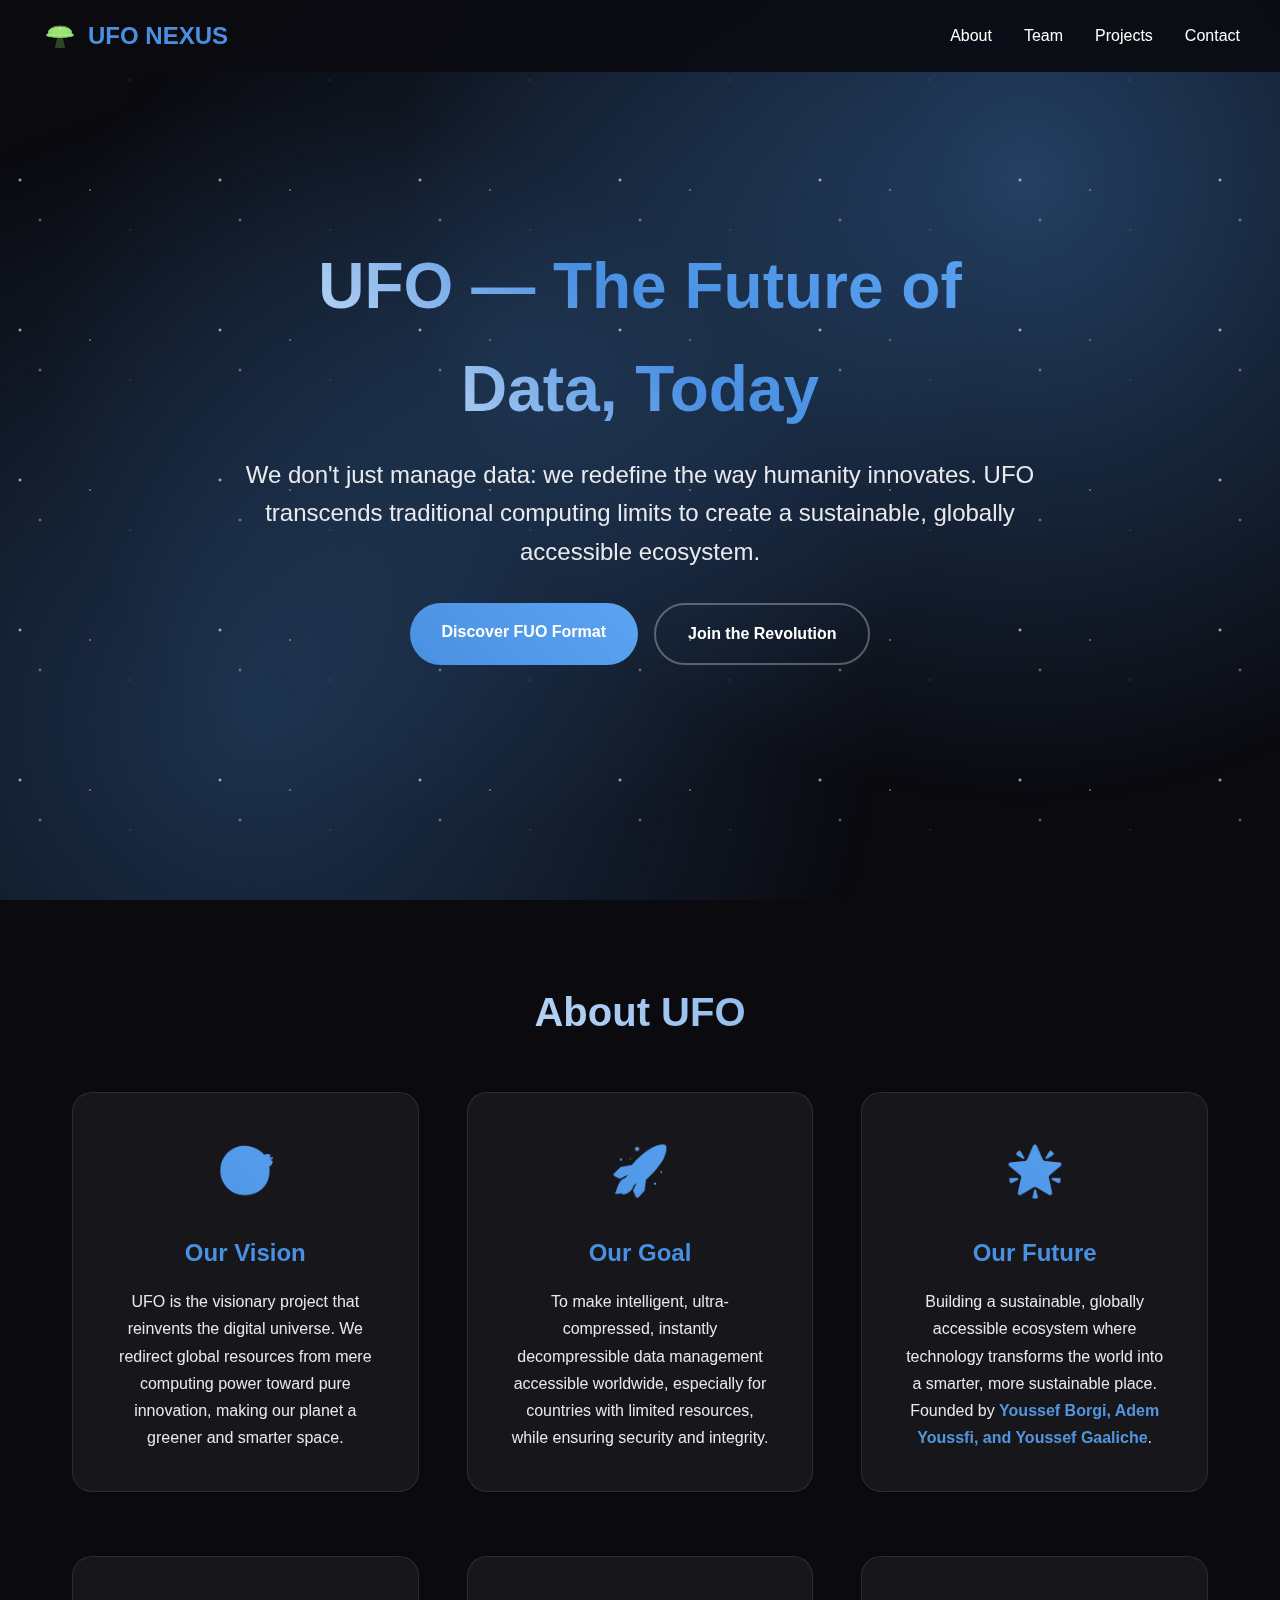
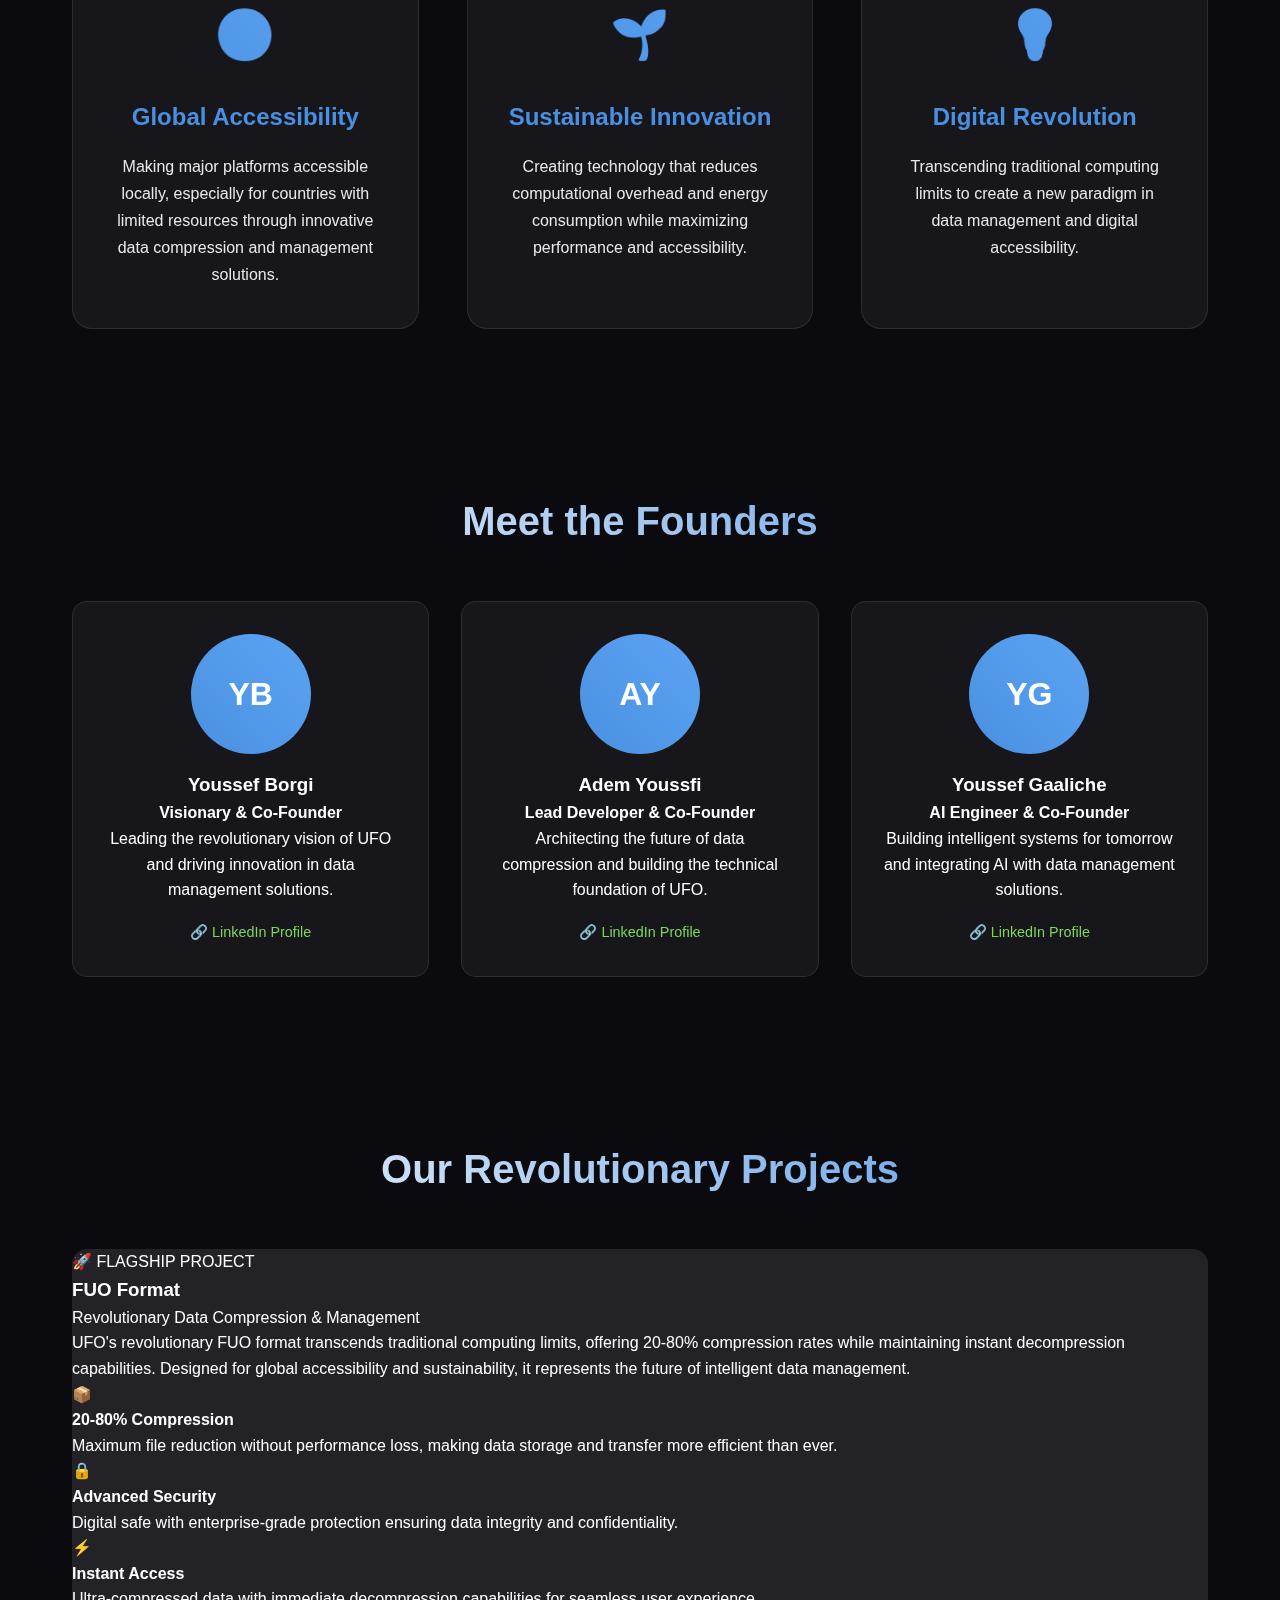
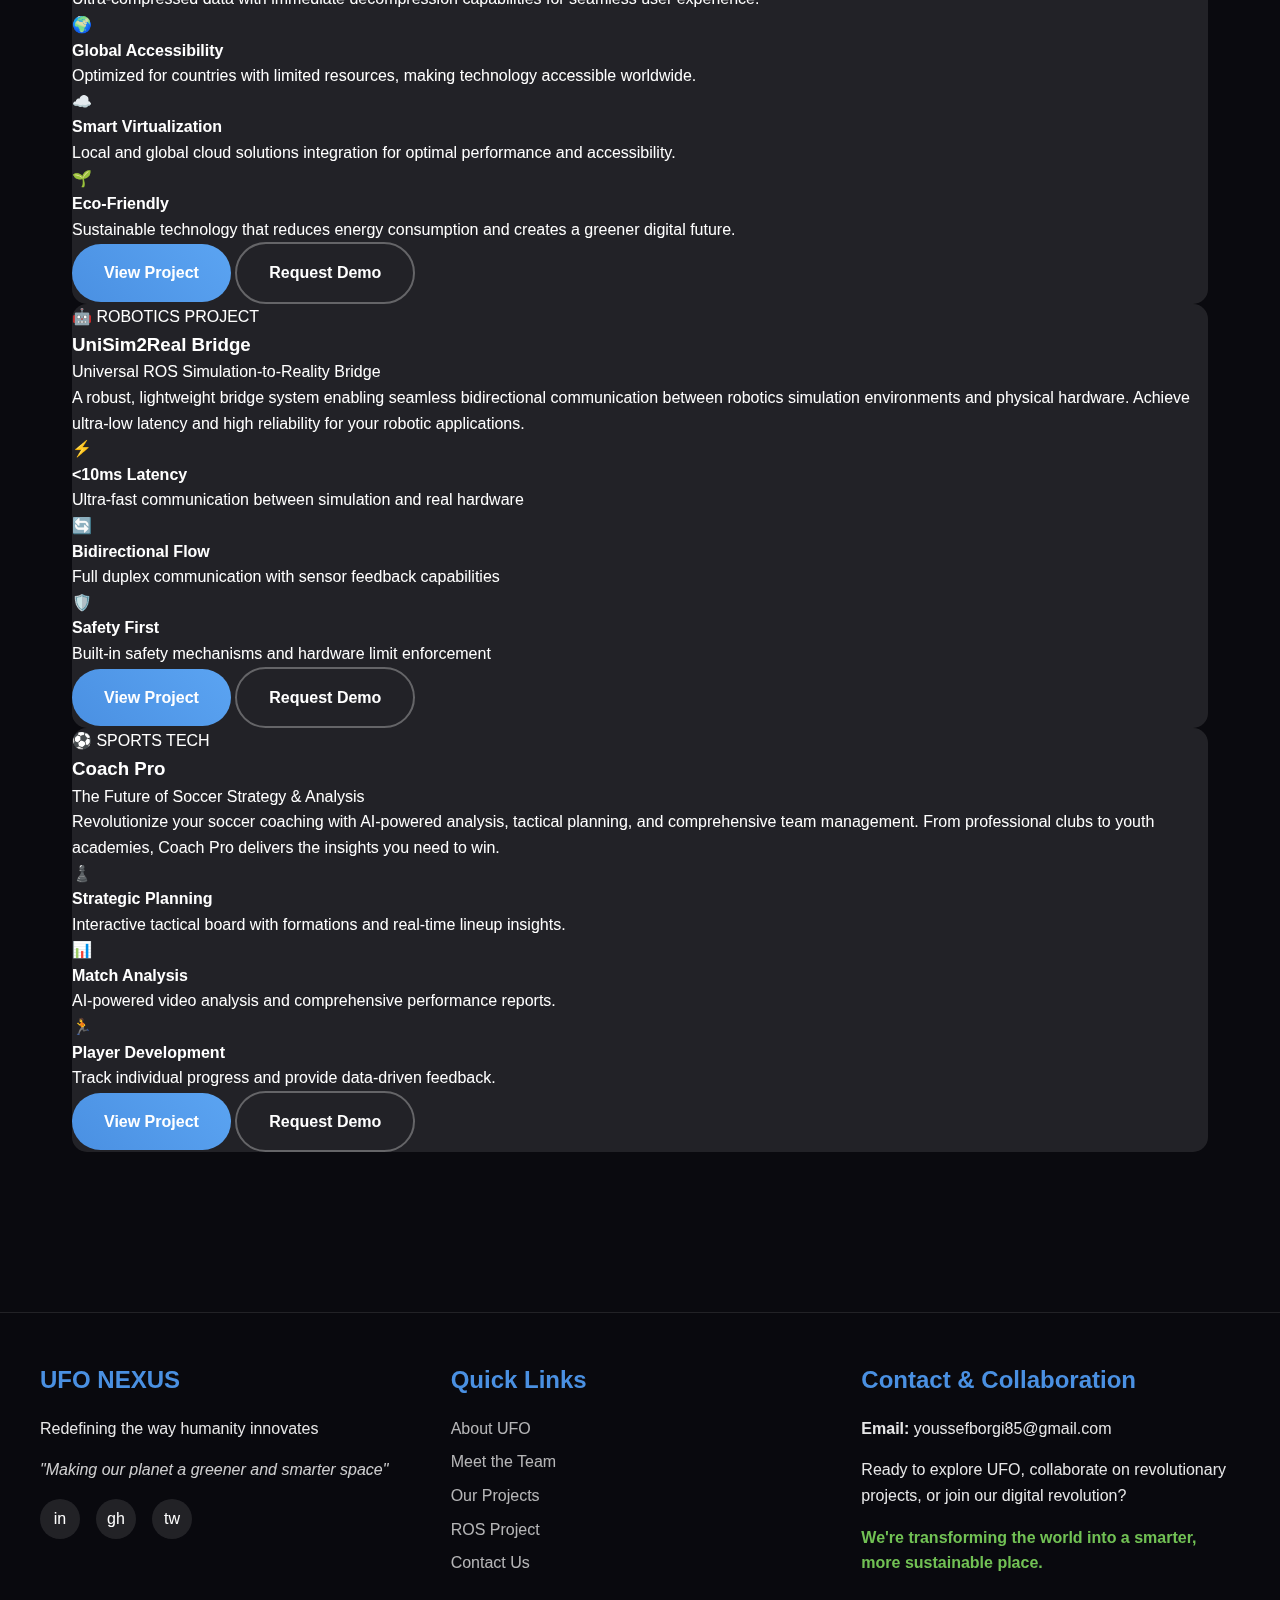
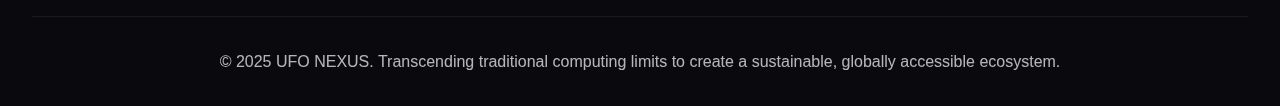
<file: index.html>
<!DOCTYPE html>
<html lang="en">
<head>
    <meta charset="UTF-8">
    <meta name="viewport" content="width=device-width, initial-scale=1.0">
    <title>UFO Solution - Exploring the Unknown in AI, Data & Security</title>
    <link rel="stylesheet" href="style.css">
</head>
<body>
    <div class="bg-animation"></div>

    <!-- Navigation -->
    <nav>
        <div class="nav-container">
            <div class="logo">
                <svg class="logo-icon" viewBox="0 0 200 200" fill="none" xmlns="http://www.w3.org/2000/svg">
                    <!-- UFO Dome -->
                    <ellipse cx="100" cy="80" rx="60" ry="25" fill="#7dd55c"/>
                    <ellipse cx="100" cy="75" rx="55" ry="22" fill="#9ee378"/>
                    <ellipse cx="100" cy="70" rx="50" ry="20" fill="none" stroke="#7dd55c" stroke-width="3"/>
                    
                    <!-- UFO Base -->
                    <ellipse cx="100" cy="95" rx="70" ry="15" fill="#7dd55c"/>
                    <ellipse cx="100" cy="92" rx="65" ry="12" fill="#9ee378"/>
                    
                    <!-- UFO Lights -->
                    <circle cx="70" cy="95" r="3" fill="#ffffff"/>
                    <circle cx="100" cy="95" r="3" fill="#ffffff"/>
                    <circle cx="130" cy="95" r="3" fill="#ffffff"/>
                    
                    <!-- Light Beam -->
                    <path d="M 85 110 L 115 110 L 125 160 L 75 160 Z" fill="#7dd55c" opacity="0.3"/>
                    
                    <!-- Top Light -->
                    <circle cx="100" cy="60" r="4" fill="#ffffff"/>
                </svg>
                UFO NEXUS
            </div>
            <ul class="nav-links">
                <li><a href="#about">About</a></li>
                <li><a href="#team">Team</a></li>
                <li><a href="#projects">Projects</a></li>
                <li><a href="#contact">Contact</a></li>
            </ul>
        </div>
    </nav>

    <!-- Hero Section -->
    <section class="hero">
        <div class="hero-content">
            <h1>UFO — The Future of Data, Today</h1>
            <h2>We don't just manage data: we redefine the way humanity innovates. UFO transcends traditional computing limits to create a sustainable, globally accessible ecosystem.</h2>
            <div class="cta-buttons">
                <a href="#projects" class="btn btn-primary">Discover FUO Format</a>
                <a href="#contact" class="btn btn-secondary">Join the Revolution</a>
            </div>
        </div>
    </section>

    <!-- About Section -->
    <section id="about">
        <h2 class="section-title">About UFO</h2>
        <div class="about-grid">
            <div class="about-item">
                <div class="about-icon">🎯</div>
                <h3>Our Vision</h3>
                <p>UFO is the visionary project that reinvents the digital universe. We redirect global resources from mere computing power toward pure innovation, making our planet a greener and smarter space.</p>
            </div>
            
            <div class="about-item">
                <div class="about-icon">🚀</div>
                <h3>Our Goal</h3>
                <p>To make intelligent, ultra-compressed, instantly decompressible data management accessible worldwide, especially for countries with limited resources, while ensuring security and integrity.</p>
            </div>
            
            <div class="about-item">
                <div class="about-icon">🌟</div>
                <h3>Our Future</h3>
                <p>Building a sustainable, globally accessible ecosystem where technology transforms the world into a smarter, more sustainable place. Founded by <span class="founders-highlight">Youssef Borgi, Adem Youssfi, and Youssef Gaaliche</span>.</p>
            </div>
        </div>

        <div class="about-grid" style="margin-top: 4rem;">
            <div class="about-item">
                <div class="about-icon">🌍</div>
                <h3>Global Accessibility</h3>
                <p>Making major platforms accessible locally, especially for countries with limited resources through innovative data compression and management solutions.</p>
            </div>
            
            <div class="about-item">
                <div class="about-icon">🌱</div>
                <h3>Sustainable Innovation</h3>
                <p>Creating technology that reduces computational overhead and energy consumption while maximizing performance and accessibility.</p>
            </div>
            
            <div class="about-item">
                <div class="about-icon">💡</div>
                <h3>Digital Revolution</h3>
                <p>Transcending traditional computing limits to create a new paradigm in data management and digital accessibility.</p>
            </div>
        </div>
    </section>

    <!-- Team Section -->
    <section id="team">
        <h2 class="section-title">Meet the Founders</h2>
        <div class="founders-grid">
            <div class="founder">
                <div class="founder-avatar">YB</div>
                <h3>Youssef Borgi</h3>
                <p><strong>Visionary & Co‑Founder</strong></p>
                <p>Leading the revolutionary vision of UFO and driving innovation in data management solutions.</p>
                <a href="https://www.linkedin.com/in/borgi-youssef-a0745634a" target="_blank" class="founder-link">
                    <span style="font-size: 0.9rem; color: #7dd55c;">🔗 LinkedIn Profile</span>
                </a>
            </div>
            <div class="founder">
                <div class="founder-avatar">AY</div>
                <h3>Adem Youssfi</h3>
                <p><strong>Lead Developer & Co‑Founder</strong></p>
                <p>Architecting the future of data compression and building the technical foundation of UFO.</p>
                <a href="https://www.linkedin.com/in/adem-youssfi-2289672a4" target="_blank" class="founder-link">
                    <span style="font-size: 0.9rem; color: #7dd55c;">🔗 LinkedIn Profile</span>
                </a>
            </div>
            <div class="founder">
                <div class="founder-avatar">YG</div>
                <h3>Youssef Gaaliche</h3>
                <p><strong>AI Engineer & Co‑Founder</strong></p>
                <p>Building intelligent systems for tomorrow and integrating AI with data management solutions.</p>
                <a href="https://www.linkedin.com/in/gaaliche-youssef-184349182" target="_blank" class="founder-link">
                    <span style="font-size: 0.9rem; color: #7dd55c;">🔗 LinkedIn Profile</span>
                </a>
            </div>
        </div>
    </section>

    <!-- Projects Section -->
    <section id="projects">
        <h2 class="section-title">Our Revolutionary Projects</h2>
        
        <!-- FUO Project -->
        <div class="project">
            <div class="project-header">
                <span class="project-badge">🚀 FLAGSHIP PROJECT</span>
                <h3 class="project-title">FUO Format</h3>
                <p class="project-subtitle">Revolutionary Data Compression & Management</p>
            </div>
            
            <div class="project-description">
                <p>UFO's revolutionary FUO format transcends traditional computing limits, offering 20-80% compression rates while maintaining instant decompression capabilities. Designed for global accessibility and sustainability, it represents the future of intelligent data management.</p>
            </div>
            
            <div class="features-grid">
                <div class="feature">
                    <div class="feature-icon">📦</div>
                    <h4>20-80% Compression</h4>
                    <p>Maximum file reduction without performance loss, making data storage and transfer more efficient than ever.</p>
                </div>
                <div class="feature">
                    <div class="feature-icon">🔒</div>
                    <h4>Advanced Security</h4>
                    <p>Digital safe with enterprise-grade protection ensuring data integrity and confidentiality.</p>
                </div>
                <div class="feature">
                    <div class="feature-icon">⚡</div>
                    <h4>Instant Access</h4>
                    <p>Ultra-compressed data with immediate decompression capabilities for seamless user experience.</p>
                </div>
                <div class="feature">
                    <div class="feature-icon">🌍</div>
                    <h4>Global Accessibility</h4>
                    <p>Optimized for countries with limited resources, making technology accessible worldwide.</p>
                </div>
                <div class="feature">
                    <div class="feature-icon">☁️</div>
                    <h4>Smart Virtualization</h4>
                    <p>Local and global cloud solutions integration for optimal performance and accessibility.</p>
                </div>
                <div class="feature">
                    <div class="feature-icon">🌱</div>
                    <h4>Eco-Friendly</h4>
                    <p>Sustainable technology that reduces energy consumption and creates a greener digital future.</p>
                </div>
            </div>

            <div class="project-actions">
                <a href="ProjectSection/fuo.html" class="btn btn-primary">View Project</a>
                <a href="#contact" class="btn btn-secondary">Request Demo</a>
            </div>
        </div>

        <!-- ROS Project -->
        <div class="project">
            <div class="project-header">
                <span class="project-badge">🤖 ROBOTICS PROJECT</span>
                <h3 class="project-title">UniSim2Real Bridge</h3>
                <p class="project-subtitle">Universal ROS Simulation-to-Reality Bridge</p>
            </div>
            
            <div class="project-description">
                <p>A robust, lightweight bridge system enabling seamless bidirectional communication between robotics simulation environments and physical hardware. Achieve ultra-low latency and high reliability for your robotic applications.</p>
            </div>
            
            <div class="features-grid">
                <div class="feature">
                    <div class="feature-icon">⚡</div>
                    <h4>&lt;10ms Latency</h4>
                    <p>Ultra-fast communication between simulation and real hardware</p>
                </div>
                <div class="feature">
                    <div class="feature-icon">🔄</div>
                    <h4>Bidirectional Flow</h4>
                    <p>Full duplex communication with sensor feedback capabilities</p>
                </div>
                <div class="feature">
                    <div class="feature-icon">🛡️</div>
                    <h4>Safety First</h4>
                    <p>Built-in safety mechanisms and hardware limit enforcement</p>
                </div>
            </div>

            <div class="project-actions">
                <a href="ProjectSection/ros.html" class="btn btn-primary">View Project</a>
                <a href="#contact" class="btn btn-secondary">Request Demo</a>
            </div>
        </div>

        <!-- Coach Pro Project -->
        <div class="project">
            <div class="project-header">
                <span class="project-badge">⚽ SPORTS TECH</span>
                <h3 class="project-title">Coach Pro</h3>
                <p class="project-subtitle">The Future of Soccer Strategy & Analysis</p>
            </div>
            
            <div class="project-description">
                <p>Revolutionize your soccer coaching with AI-powered analysis, tactical planning, and comprehensive team management. From professional clubs to youth academies, Coach Pro delivers the insights you need to win.</p>
            </div>
            
            <div class="features-grid">
                <div class="feature">
                    <div class="feature-icon">♟️</div>
                    <h4>Strategic Planning</h4>
                    <p>Interactive tactical board with formations and real-time lineup insights.</p>
                </div>
                <div class="feature">
                    <div class="feature-icon">📊</div>
                    <h4>Match Analysis</h4>
                    <p>AI-powered video analysis and comprehensive performance reports.</p>
                </div>
                <div class="feature">
                    <div class="feature-icon">🏃</div>
                    <h4>Player Development</h4>
                    <p>Track individual progress and provide data-driven feedback.</p>
                </div>
            </div>

            <div class="project-actions">
                <a href="ProjectSection/coach.html" class="btn btn-primary">View Project</a>
                <a href="#contact" class="btn btn-secondary">Request Demo</a>
            </div>
        </div>

        </section>

    <!-- Footer/Contact -->
    <footer id="contact">
        <div class="footer-content">
            <div class="footer-section">
                <h3>UFO NEXUS</h3>
                <p>Redefining the way humanity innovates</p>
                <p style="margin-top: 1rem; font-style: italic; opacity: 0.8;">"Making our planet a greener and smarter space"</p>
                <div class="social-links">
                    <a href="https://www.linkedin.com/company/ufo-solution" target="_blank" title="LinkedIn">in</a>
                    <a href="https://github.com/Ad2m1109" target="_blank" title="GitHub">gh</a>
                    <a href="#" title="Twitter">tw</a>
                </div>
            </div>
            
            <div class="footer-section">
                <h3>Quick Links</h3>
                <ul class="footer-links">
                    <li><a href="#about">About UFO</a></li>
                    <li><a href="#team">Meet the Team</a></li>
                    <li><a href="#projects">Our Projects</a></li>
                    <li><a href="ProjectSection/ros.html">ROS Project</a></li>
                    <li><a href="#contact">Contact Us</a></li>
                </ul>
            </div>
            
            <div class="footer-section">
                <h3>Contact & Collaboration</h3>
                <p><strong>Email:</strong> youssefborgi85@gmail.com</p>
                <p style="margin-top: 1rem;">Ready to explore UFO, collaborate on revolutionary projects, or join our digital revolution?</p>
                <p style="margin-top: 1rem; color: #7dd55c; font-weight: 600;">We're transforming the world into a smarter, more sustainable place.</p>
            </div>
        </div>
        
        <div class="footer-bottom">
            <p>&copy; 2025 UFO NEXUS. Transcending traditional computing limits to create a sustainable, globally accessible ecosystem.</p>
        </div>
    </footer>

    <a id="back-to-top-btn" href="#" class="btn btn-primary">&uarr;</a>

    <script src="script.js"></script>
</body>
</html>
</file>
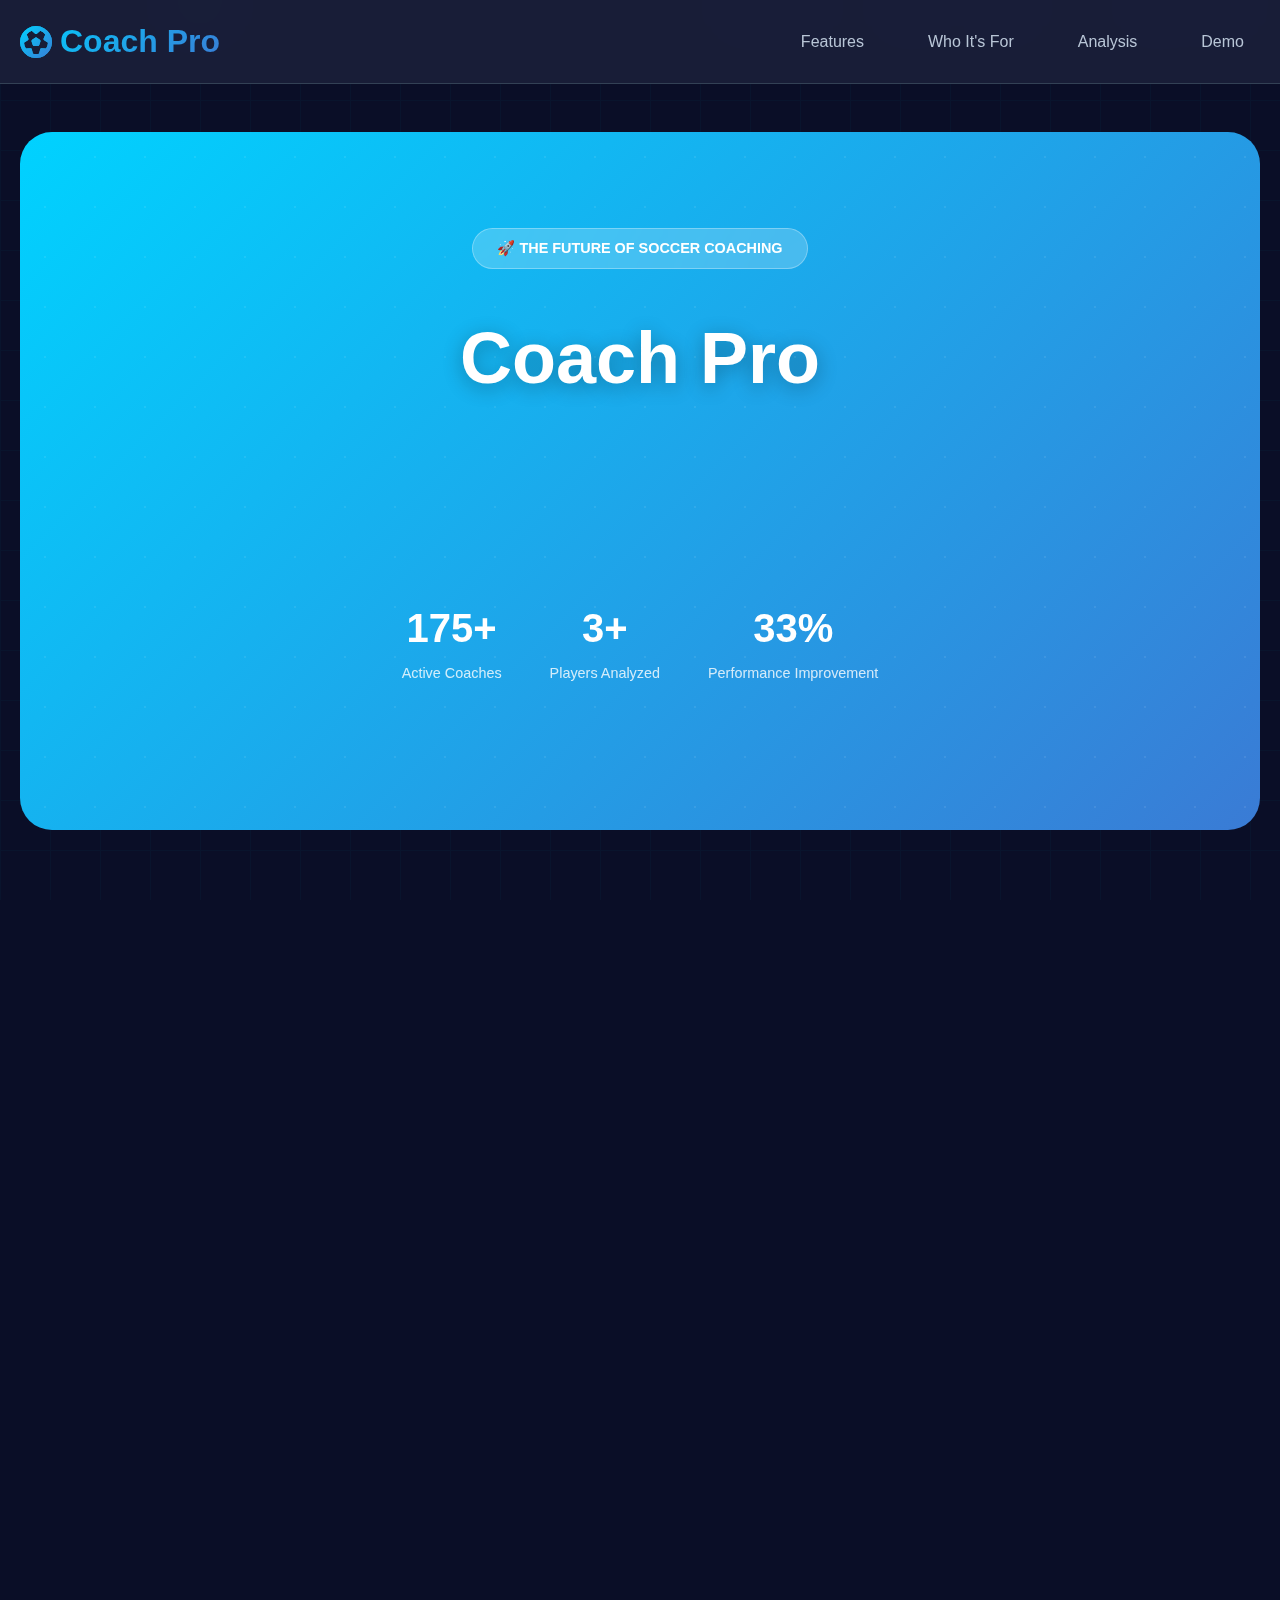
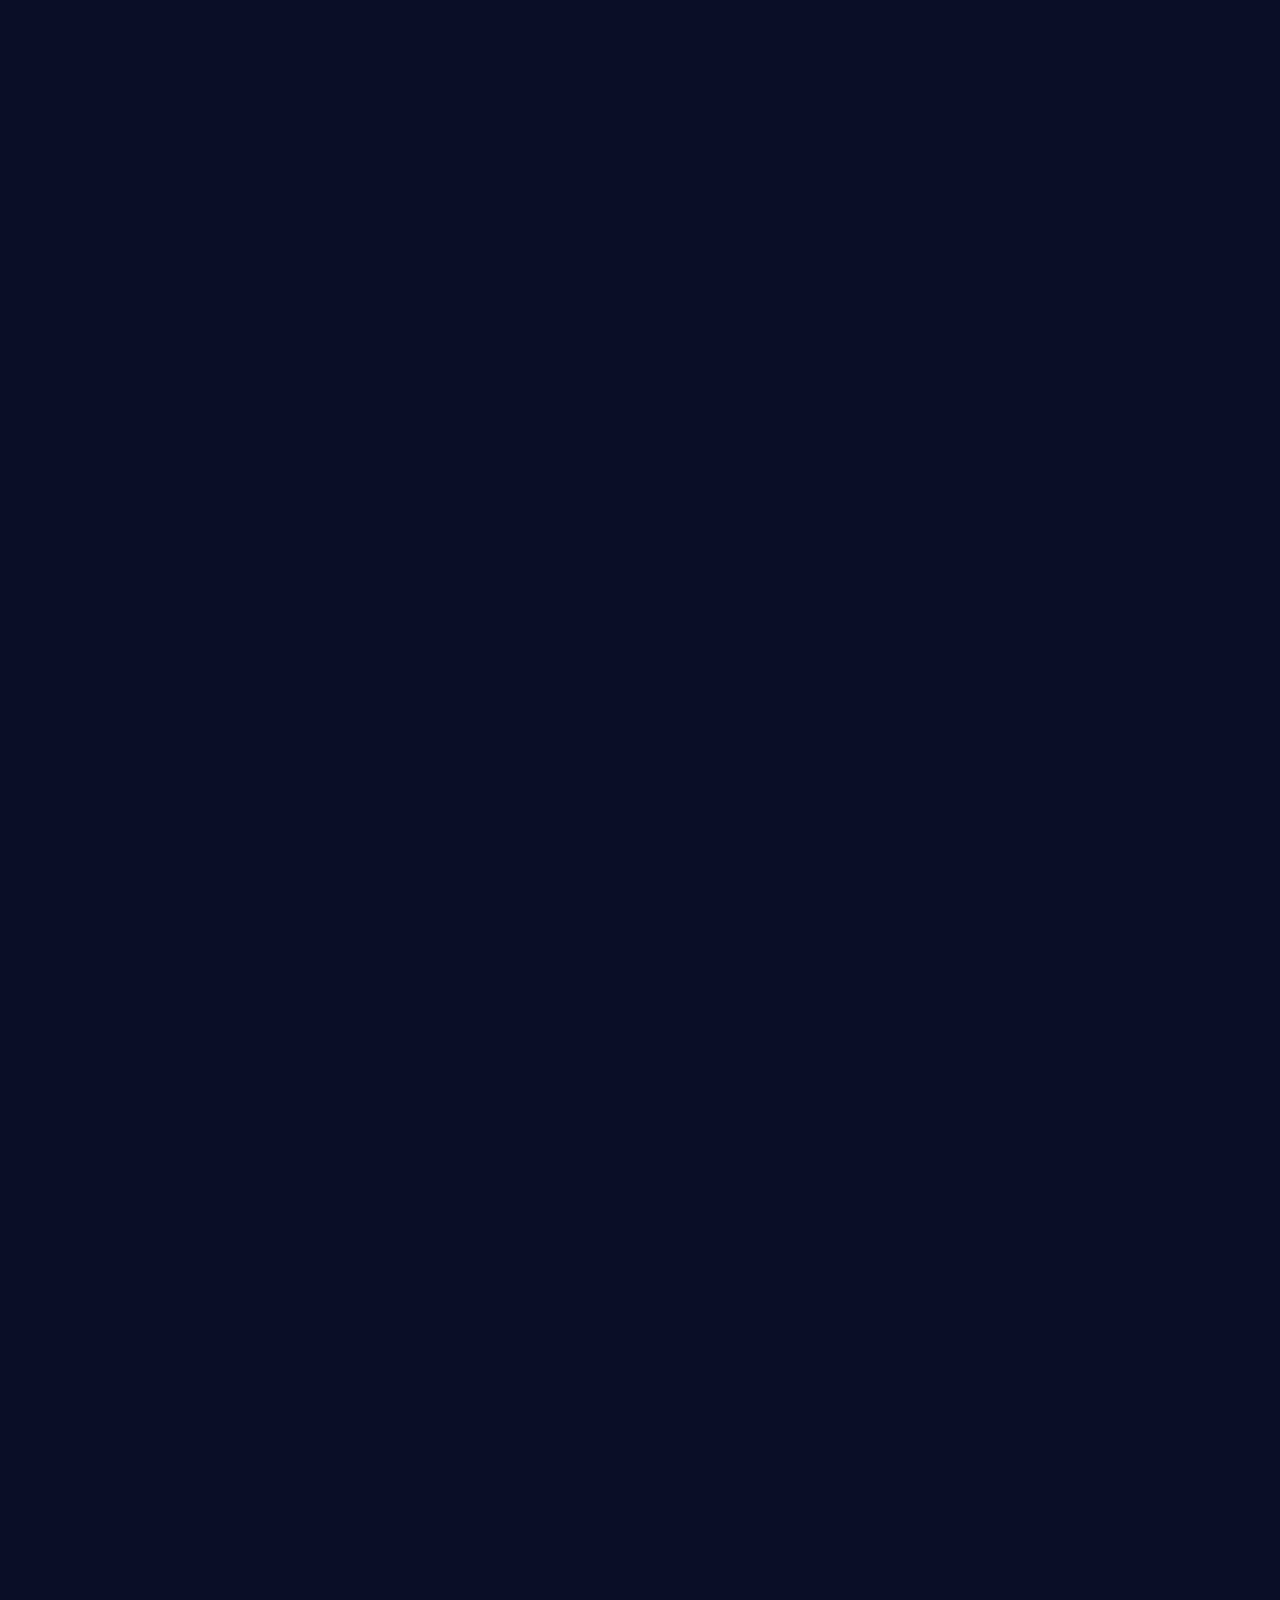
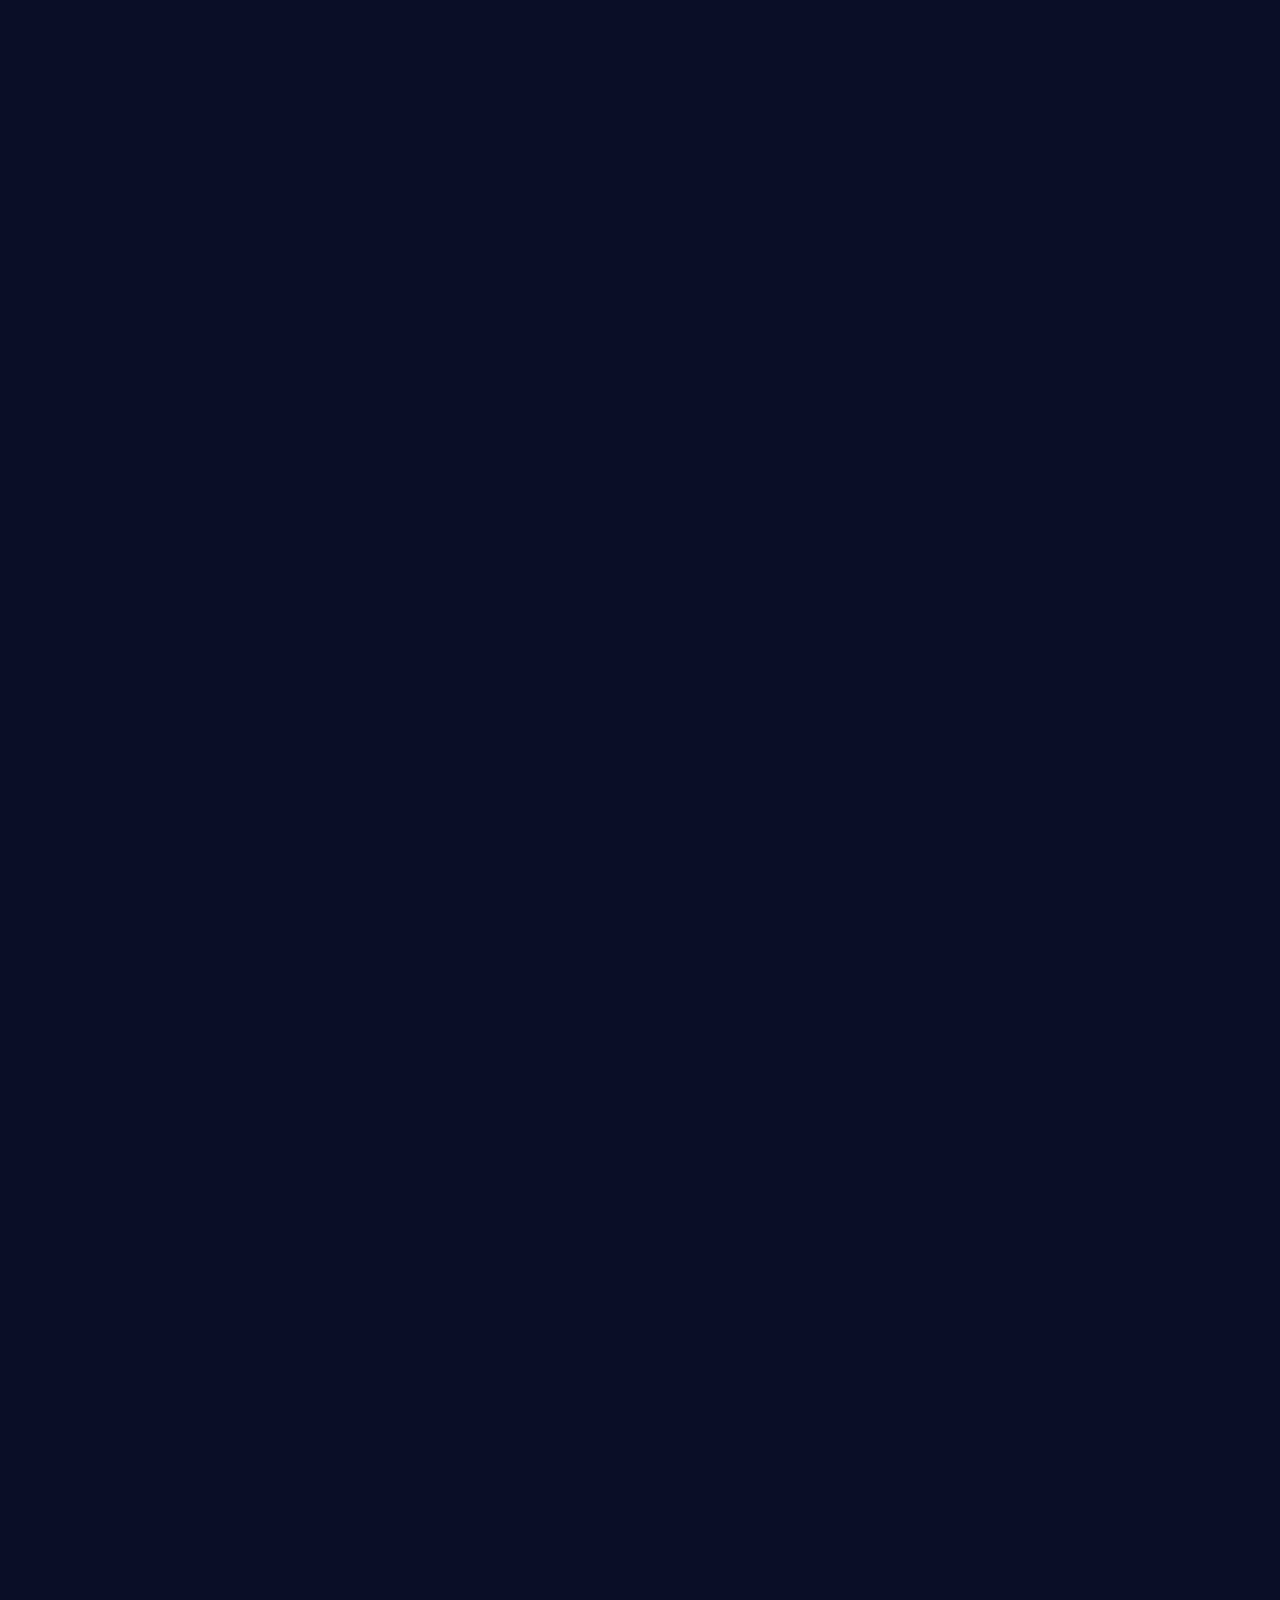
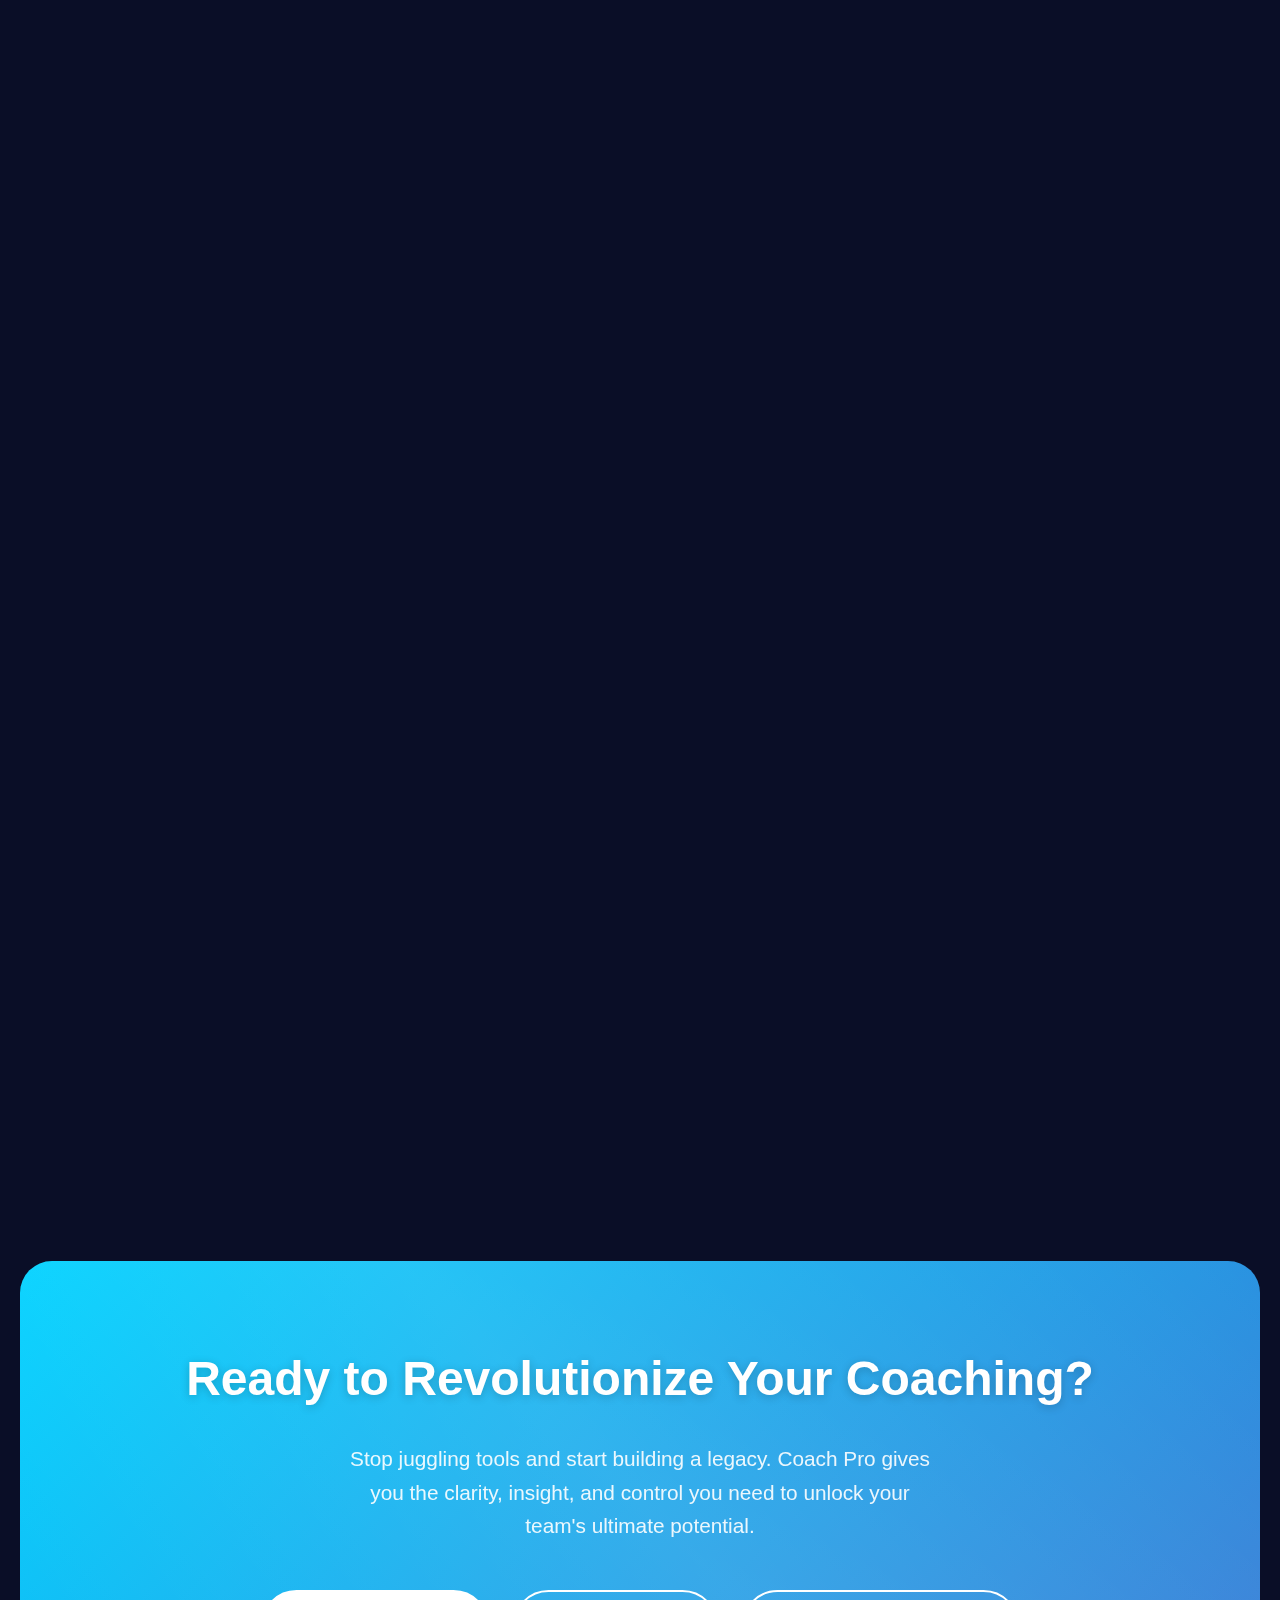
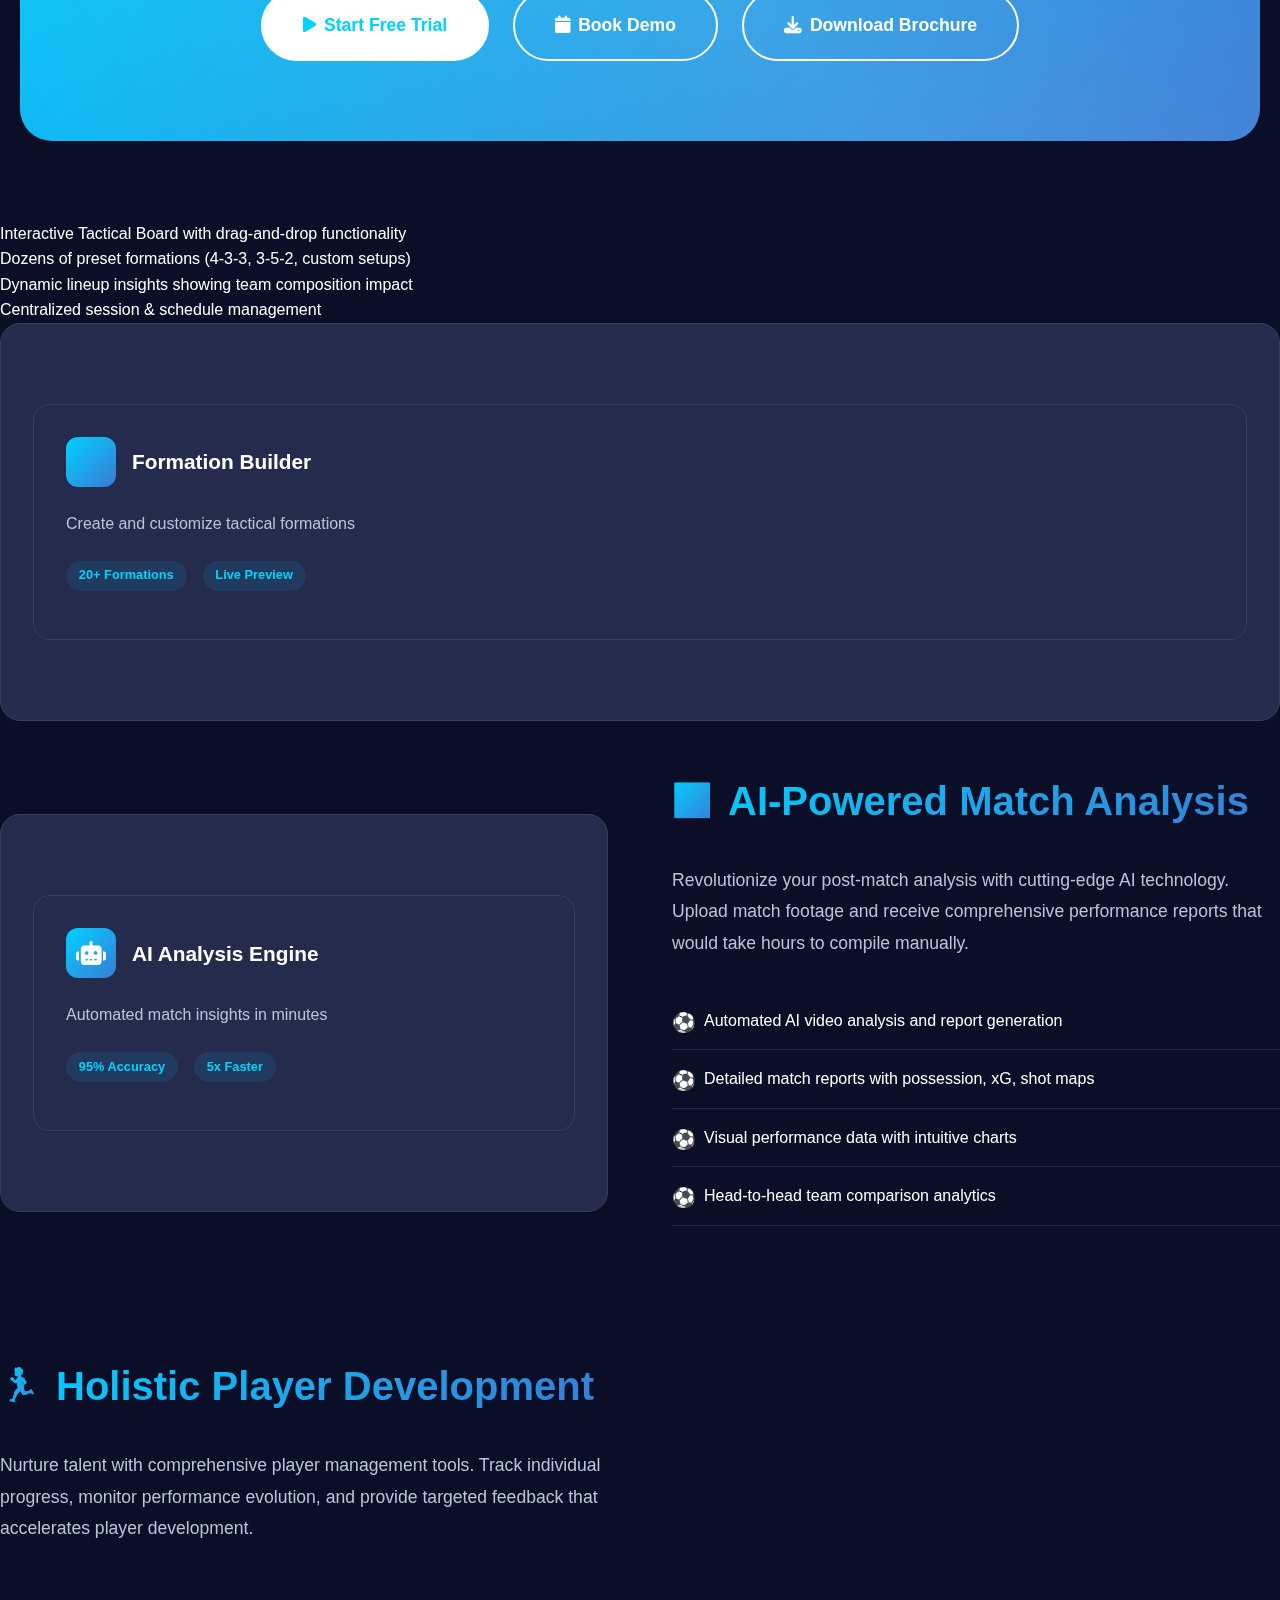
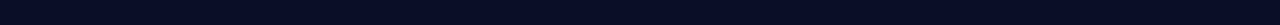
<file: ProjectSection/coach.html>
<!DOCTYPE html>
<html lang="en">
<head>
    <meta charset="UTF-8">
    <meta name="viewport" content="width=device-width, initial-scale=1.0">
    <title>Coach Pro - The Future of Soccer Strategy & Analysis</title>
    <link rel="stylesheet" href="https://cdnjs.cloudflare.com/ajax/libs/font-awesome/6.4.0/css/all.min.css">
    <style>
        :root {
            --primary: #00d2ff;
            --primary-dark: #0099cc;
            --secondary: #3a7bd5;
            --accent: #00ffb7;
            --dark: #0a0e27;
            --dark-surface: #1a1f3a;
            --dark-card: #242b4d;
            --text-primary: #ffffff;
            --text-secondary: #b8c5d6;
            --text-muted: #8892b0;
            --border: #334155;
            --success: #22c55e;
            --warning: #f59e0b;
            --gradient-primary: linear-gradient(135deg, #00d2ff, #3a7bd5);
            --gradient-accent: linear-gradient(135deg, #00ffb7, #00d2ff);
            --glow: rgba(0, 210, 255, 0.4);
        }
        
        * {
            margin: 0;
            padding: 0;
            box-sizing: border-box;
        }
        
        body {
            font-family: 'Inter', -apple-system, BlinkMacSystemFont, 'Segoe UI', sans-serif;
            background: var(--dark);
            color: var(--text-primary);
            line-height: 1.6;
            overflow-x: hidden;
        }

        /* Animated Soccer Field Background */
        .field-background {
            position: fixed;
            top: 0;
            left: 0;
            width: 100%;
            height: 100%;
            z-index: -1;
            opacity: 0.03;
            background-image: 
                linear-gradient(90deg, #00d2ff 1px, transparent 1px),
                linear-gradient(180deg, #00d2ff 1px, transparent 1px);
            background-size: 50px 50px;
            animation: field-move 30s linear infinite;
        }

        @keyframes field-move {
            0% { transform: translate(0, 0); }
            100% { transform: translate(50px, 50px); }
        }

        /* Soccer ball animation */
        .soccer-balls {
            position: fixed;
            top: 0;
            left: 0;
            width: 100%;
            height: 100%;
            z-index: -1;
            pointer-events: none;
        }

        .soccer-ball {
            position: absolute;
            width: 20px;
            height: 20px;
            border-radius: 50%;
            background: radial-gradient(circle at 30% 30%, #fff, #ddd);
            opacity: 0.1;
            animation: float-ball 15s linear infinite;
        }

        @keyframes float-ball {
            0% {
                transform: translateY(100vh) translateX(0) rotate(0deg);
                opacity: 0;
            }
            10% {
                opacity: 0.1;
            }
            90% {
                opacity: 0.1;
            }
            100% {
                transform: translateY(-100px) translateX(100px) rotate(360deg);
                opacity: 0;
            }
        }
        
        .container {
            max-width: 1400px;
            margin: 0 auto;
            padding: 0 20px;
        }
        
        /* Navigation */
        nav {
            background: rgba(26, 31, 58, 0.9);
            backdrop-filter: blur(20px);
            padding: 1rem 0;
            position: sticky;
            top: 0;
            z-index: 1000;
            border-bottom: 1px solid var(--border);
        }
        
        .nav-content {
            display: flex;
            justify-content: space-between;
            align-items: center;
        }
        
        .logo {
            font-size: 2rem;
            font-weight: 800;
            background: var(--gradient-primary);
            -webkit-background-clip: text;
            -webkit-text-fill-color: transparent;
            text-decoration: none;
            display: flex;
            align-items: center;
            gap: 0.5rem;
            transition: transform 0.3s ease;
        }

        .logo:hover {
            transform: scale(1.05);
        }

        .logo i {
            background: var(--gradient-primary);
            -webkit-background-clip: text;
            -webkit-text-fill-color: transparent;
            animation: rotate-ball 3s ease-in-out infinite;
        }

        @keyframes rotate-ball {
            0%, 100% { transform: rotate(0deg); }
            50% { transform: rotate(180deg); }
        }
        
        .nav-links {
            display: flex;
            gap: 2rem;
            list-style: none;
        }
        
        .nav-links a {
            color: var(--text-secondary);
            text-decoration: none;
            transition: all 0.3s ease;
            padding: 0.5rem 1rem;
            border-radius: 8px;
            position: relative;
        }
        
        .nav-links a:hover {
            color: var(--primary);
            background: rgba(0, 210, 255, 0.1);
        }
        
        /* Hero Section */
        .hero {
            padding: 6rem 0;
            text-align: center;
            position: relative;
            background: var(--gradient-primary);
            border-radius: 32px;
            margin: 3rem 0;
            overflow: hidden;
        }

        .hero::before {
            content: '';
            position: absolute;
            top: 0;
            left: 0;
            right: 0;
            bottom: 0;
            background: url('data:image/svg+xml,<svg xmlns="http://www.w3.org/2000/svg" viewBox="0 0 100 100"><circle cx="50" cy="50" r="2" fill="rgba(255,255,255,0.1)"/></svg>');
            background-size: 50px 50px;
            animation: field-pattern 20s linear infinite;
        }

        @keyframes field-pattern {
            0% { transform: translateX(0) translateY(0); }
            100% { transform: translateX(50px) translateY(50px); }
        }
        
        .hero-content {
            position: relative;
            z-index: 10;
        }

        .hero-badge {
            display: inline-block;
            padding: 0.5rem 1.5rem;
            background: rgba(255, 255, 255, 0.2);
            backdrop-filter: blur(10px);
            border-radius: 50px;
            font-size: 0.9rem;
            font-weight: 600;
            margin-bottom: 2rem;
            border: 1px solid rgba(255, 255, 255, 0.3);
            animation: pulse-badge 2s ease-in-out infinite;
        }

        @keyframes pulse-badge {
            0%, 100% { transform: scale(1); }
            50% { transform: scale(1.05); }
        }

        .hero h1 {
            font-size: 4.5rem;
            font-weight: 900;
            margin-bottom: 1.5rem;
            color: white;
            text-shadow: 0 4px 20px rgba(0, 0, 0, 0.3);
            animation: title-glow 3s ease-in-out infinite alternate;
        }

        @keyframes title-glow {
            0% { text-shadow: 0 4px 20px rgba(0, 0, 0, 0.3); }
            100% { text-shadow: 0 4px 30px rgba(255, 255, 255, 0.2); }
        }
        
        .hero-subtitle {
            font-size: 1.4rem;
            color: rgba(255, 255, 255, 0.9);
            max-width: 800px;
            margin: 0 auto 3rem;
            opacity: 0;
            animation: slideUp 1s ease-out 0.5s forwards;
        }

        @keyframes slideUp {
            from { opacity: 0; transform: translateY(30px); }
            to { opacity: 1; transform: translateY(0); }
        }

        .hero-stats {
            display: flex;
            justify-content: center;
            gap: 3rem;
            margin: 3rem 0;
            flex-wrap: wrap;
        }

        .stat-item {
            text-align: center;
            color: white;
        }

        .stat-number {
            font-size: 2.5rem;
            font-weight: 800;
            display: block;
        }

        .stat-label {
            font-size: 0.9rem;
            opacity: 0.8;
        }
        
        /* Main Content Sections */
        .section {
            padding: 5rem 0;
            position: relative;
        }
        
        .section-header {
            margin-bottom: 4rem;
            text-align: center;
        }
        
        .section-header h2 {
            font-size: 3rem;
            font-weight: 800;
            background: var(--gradient-primary);
            -webkit-background-clip: text;
            -webkit-text-fill-color: transparent;
            margin-bottom: 1rem;
            position: relative;
        }

        .section-header h2::after {
            content: '';
            position: absolute;
            bottom: -15px;
            left: 50%;
            transform: translateX(-50%);
            width: 80px;
            height: 4px;
            background: var(--gradient-primary);
            border-radius: 2px;
        }

        .section-header p {
            font-size: 1.2rem;
            color: var(--text-muted);
            max-width: 700px;
            margin: 0 auto;
        }

        /* Target Audience Grid */
        .audience-grid {
            display: grid;
            grid-template-columns: repeat(auto-fit, minmax(280px, 1fr));
            gap: 2rem;
            margin: 3rem 0;
        }

        .audience-card {
            background: var(--dark-card);
            padding: 2.5rem;
            border-radius: 20px;
            border: 1px solid var(--border);
            text-align: center;
            position: relative;
            overflow: hidden;
            transition: all 0.4s cubic-bezier(0.4, 0, 0.2, 1);
        }

        .audience-card::before {
            content: '';
            position: absolute;
            top: 0;
            left: 0;
            right: 0;
            height: 2px;
            background: var(--gradient-primary);
            transform: translateX(-100%);
            transition: transform 0.5s ease;
        }

        .audience-card:hover::before {
            transform: translateX(0);
        }

        .audience-card:hover {
            transform: translateY(-10px);
            box-shadow: 0 25px 60px rgba(0, 210, 255, 0.15);
            border-color: var(--primary);
        }

        .audience-icon {
            font-size: 3.5rem;
            margin-bottom: 1.5rem;
            background: var(--gradient-primary);
            -webkit-background-clip: text;
            -webkit-text-fill-color: transparent;
            transition: transform 0.3s ease;
        }

        .audience-card:hover .audience-icon {
            transform: scale(1.2) rotateY(360deg);
        }

        .audience-card h3 {
            font-size: 1.5rem;
            font-weight: 700;
            margin-bottom: 1rem;
            color: var(--text-primary);
        }

        .audience-card p {
            color: var(--text-secondary);
            line-height: 1.7;
        }

        /* Features Section */
        .features-grid {
            display: grid;
            grid-template-columns: 1fr;
            gap: 4rem;
            margin: 4rem 0;
        }

        .feature {
            display: grid;
            grid-template-columns: 1fr 1fr;
            gap: 4rem;
            align-items: center;
            padding: 3rem 0;
        }

        .feature:nth-child(even) {
            direction: rtl;
        }

        .feature:nth-child(even) > * {
            direction: ltr;
        }

        .feature-content h3 {
            font-size: 2.5rem;
            font-weight: 800;
            background: var(--gradient-primary);
            -webkit-background-clip: text;
            -webkit-text-fill-color: transparent;
            margin-bottom: 2rem;
            display: flex;
            align-items: center;
            gap: 1rem;
        }

        .feature-icon {
            font-size: 2rem;
            background: var(--gradient-primary);
            -webkit-background-clip: text;
            -webkit-text-fill-color: transparent;
        }

        .feature-content p {
            font-size: 1.1rem;
            color: var(--text-secondary);
            margin-bottom: 2rem;
            line-height: 1.8;
        }

        .feature-list {
            list-style: none;
            margin: 2rem 0;
        }

        .feature-list li {
            padding: 1rem 0;
            border-bottom: 1px solid rgba(255, 255, 255, 0.1);
            position: relative;
            padding-left: 2rem;
            transition: all 0.3s ease;
        }

        .feature-list li::before {
            content: '⚽';
            position: absolute;
            left: 0;
            top: 1rem;
            font-size: 1.2rem;
            animation: bounce 2s ease-in-out infinite;
            animation-delay: calc(var(--delay) * 0.2s);
        }

        @keyframes bounce {
            0%, 100% { transform: translateY(0); }
            50% { transform: translateY(-5px); }
        }

        .feature-list li:hover {
            padding-left: 2.5rem;
            color: var(--primary);
        }

        .feature-visual {
            background: var(--dark-card);
            border-radius: 20px;
            padding: 2rem;
            border: 1px solid var(--border);
            position: relative;
            overflow: hidden;
        }

        .feature-visual::before {
            content: '';
            position: absolute;
            top: -2px;
            left: -2px;
            right: -2px;
            bottom: -2px;
            background: var(--gradient-primary);
            border-radius: 22px;
            z-index: -1;
            opacity: 0;
            transition: opacity 0.3s ease;
        }

        .feature:hover .feature-visual::before {
            opacity: 1;
        }

        /* Interactive Demo Cards */
        .demo-cards {
            display: grid;
            grid-template-columns: repeat(auto-fit, minmax(300px, 1fr));
            gap: 2rem;
            margin: 3rem 0;
        }

        .demo-card {
            background: var(--dark-card);
            padding: 2rem;
            border-radius: 16px;
            border: 1px solid var(--border);
            transition: all 0.3s ease;
            cursor: pointer;
            position: relative;
            overflow: hidden;
        }

        .demo-card::after {
            content: '';
            position: absolute;
            top: 0;
            left: 0;
            right: 0;
            bottom: 0;
            background: linear-gradient(45deg, transparent, rgba(0, 210, 255, 0.1), transparent);
            opacity: 0;
            transition: opacity 0.3s ease;
        }

        .demo-card:hover::after {
            opacity: 1;
        }

        .demo-card:hover {
            transform: translateY(-5px);
            box-shadow: 0 20px 40px rgba(0, 210, 255, 0.2);
            border-color: var(--primary);
        }

        .demo-header {
            display: flex;
            align-items: center;
            gap: 1rem;
            margin-bottom: 1.5rem;
        }

        .demo-icon {
            width: 50px;
            height: 50px;
            border-radius: 12px;
            background: var(--gradient-primary);
            display: flex;
            align-items: center;
            justify-content: center;
            font-size: 1.5rem;
            color: white;
        }

        .demo-title {
            font-size: 1.3rem;
            font-weight: 700;
            color: var(--text-primary);
        }

        .demo-description {
            color: var(--text-secondary);
            line-height: 1.6;
            margin-bottom: 1.5rem;
        }

        .demo-metrics {
            display: flex;
            gap: 1rem;
            margin: 1rem 0;
        }

        .metric-badge {
            background: rgba(0, 210, 255, 0.1);
            color: var(--primary);
            padding: 0.3rem 0.8rem;
            border-radius: 20px;
            font-size: 0.8rem;
            font-weight: 600;
        }

        /* CTA Section */
        .cta-section {
            background: var(--gradient-primary);
            border-radius: 32px;
            padding: 5rem 2rem;
            text-align: center;
            margin: 5rem 0;
            position: relative;
            overflow: hidden;
        }

        .cta-section::before {
            content: '';
            position: absolute;
            top: 0;
            left: 0;
            right: 0;
            bottom: 0;
            background: linear-gradient(45deg, transparent, rgba(255, 255, 255, 0.1), transparent);
            animation: shimmer 3s ease-in-out infinite;
        }

        @keyframes shimmer {
            0% { transform: translateX(-100%); }
            100% { transform: translateX(100%); }
        }

        .cta-content {
            position: relative;
            z-index: 10;
        }

        .cta-section h2 {
            font-size: 3rem;
            font-weight: 900;
            color: white;
            margin-bottom: 1.5rem;
            text-shadow: 0 2px 10px rgba(0, 0, 0, 0.2);
        }

        .cta-section p {
            font-size: 1.3rem;
            color: rgba(255, 255, 255, 0.9);
            margin-bottom: 3rem;
            max-width: 600px;
            margin-left: auto;
            margin-right: auto;
        }

        .cta-buttons {
            display: flex;
            gap: 1.5rem;
            justify-content: center;
            flex-wrap: wrap;
        }
        
        .btn {
            display: inline-flex;
            align-items: center;
            gap: 0.5rem;
            padding: 1.2rem 2.5rem;
            border-radius: 50px;
            font-weight: 700;
            text-decoration: none;
            transition: all 0.3s cubic-bezier(0.4, 0, 0.2, 1);
            border: 2px solid;
            font-size: 1.1rem;
            position: relative;
            overflow: hidden;
        }

        .btn::before {
            content: '';
            position: absolute;
            top: 0;
            left: -100%;
            width: 100%;
            height: 100%;
            background: linear-gradient(90deg, transparent, rgba(255, 255, 255, 0.2), transparent);
            transition: left 0.5s ease;
        }

        .btn:hover::before {
            left: 100%;
        }
        
        .btn-primary {
            background: white;
            color: var(--primary);
            border-color: white;
        }
        
        .btn-primary:hover {
            background: transparent;
            color: white;
            transform: translateY(-3px);
            box-shadow: 0 15px 40px rgba(255, 255, 255, 0.3);
        }

        .btn-secondary {
            background: transparent;
            color: white;
            border-color: white;
        }

        .btn-secondary:hover {
            background: white;
            color: var(--primary);
            transform: translateY(-3px);
            box-shadow: 0 15px 40px rgba(255, 255, 255, 0.3);
        }

        /* Scroll animations */
        .fade-in {
            opacity: 0;
            transform: translateY(50px);
            transition: all 0.8s cubic-bezier(0.4, 0, 0.2, 1);
        }

        .fade-in.visible {
            opacity: 1;
            transform: translateY(0);
        }

        /* Mobile responsive */
        @media (max-width: 768px) {
            .hero h1 {
                font-size: 3rem;
            }
            
            .hero-subtitle {
                font-size: 1.2rem;
            }

            .hero-stats {
                gap: 2rem;
            }
            
            .feature {
                grid-template-columns: 1fr;
                gap: 2rem;
                text-align: center;
            }
            
            .feature:nth-child(even) {
                direction: ltr;
            }
            
            .audience-grid,
            .demo-cards {
                grid-template-columns: 1fr;
            }

            .cta-section {
                padding: 3rem 1rem;
            }

            .cta-section h2 {
                font-size: 2rem;
            }

            .cta-buttons {
                flex-direction: column;
                align-items: center;
            }

            .btn {
                width: 100%;
                max-width: 300px;
            }

            .nav-links {
                display: none;
            }
        }

        @media (max-width: 480px) {
            .hero {
                padding: 4rem 1rem;
                margin: 2rem 0;
            }

            .section {
                padding: 3rem 0;
            }

            .section-header h2 {
                font-size: 2rem;
            }
        }
    </style>
</head>
<body>
    <div class="field-background"></div>
    <div class="soccer-balls" id="soccer-balls"></div>
    
    <nav>
        <div class="container">
            <div class="nav-content">
                <a href="../index.html" class="logo">
                    <i class="fas fa-futbol"></i>
                    Coach Pro
                </a>
                <ul class="nav-links">
                    <li><a href="#features">Features</a></li>
                    <li><a href="#audience">Who It's For</a></li>
                    <li><a href="#analysis">Analysis</a></li>
                    <li><a href="#demo">Demo</a></li>
                </ul>
            </div>
        </div>
    </nav>

    <div class="container">
        <div class="hero">
            <div class="hero-content">
                <div class="hero-badge">🚀 THE FUTURE OF SOCCER COACHING</div>
                <h1>Coach Pro</h1>
                <p class="hero-subtitle">
                    Elevate your coaching from guesswork to genius. The all-in-one digital platform designed for
                    modern soccer coaches and analysts who demand a competitive edge.
                </p>
                <div class="hero-stats">
                    <div class="stat-item">
                        <span class="stat-number">500+</span>
                        <span class="stat-label">Active Coaches</span>
                    </div>
                    <div class="stat-item">
                        <span class="stat-number">10K+</span>
                        <span class="stat-label">Players Analyzed</span>
                    </div>
                    <div class="stat-item">
                        <span class="stat-number">95%</span>
                        <span class="stat-label">Performance Improvement</span>
                    </div>
                </div>
            </div>
        </div>

        <section id="audience" class="section fade-in">
            <div class="section-header">
                <h2>Built for Champions</h2>
                <p>Coach Pro empowers every level of soccer coaching with professional-grade tools and insights</p>
            </div>

            <div class="audience-grid">
                <div class="audience-card">
                    <div class="audience-icon">🏆</div>
                    <h3>Professional & Amateur Coaches</h3>
                    <p>Make informed, data-driven decisions to win more games. Access professional-level analysis tools that give you the competitive edge needed to outmaneuver the opposition.</p>
                </div>
                <div class="audience-card">
                    <div class="audience-icon">📊</div>
                    <h3>Team Performance Analysts</h3>
                    <p>Robust tools to track, measure, and present key performance indicators. Transform raw data into actionable insights that drive tactical improvements.</p>
                </div>
                <div class="audience-card">
                    <div class="audience-icon">🌟</div>
                    <h3>Youth & Academy Managers</h3>
                    <p>Focus on holistic player development with comprehensive tracking over time. Monitor progress, identify talent, and nurture the next generation of soccer stars.</p>
                </div>
                <div class="audience-card">
                    <div class="audience-icon">🎯</div>
                    <h3>Aspiring Tacticians</h3>
                    <p>Deepen your understanding of the game with professional-level analysis tools. Learn from data-driven insights and elevate your tactical knowledge.</p>
                </div>
            </div>
        </section>

        <section id="features" class="section fade-in">
            <div class="section-header">
                <h2>Your Complete Coaching Toolkit</h2>
                <p>Everything you need to manage your team, dominate the opposition, and develop your players</p>
            </div>

            <div class="features-grid">
                <div class="feature">
                    <div class="feature-content">
                        <h3>
                            <span class="feature-icon">♟️</span>
                            Strategic & Tactical Planning
                        </h3>
                        <p>Transform your tactical vision into winning game plans with our comprehensive strategy toolkit. Visualize formations, analyze player combinations, and optimize your approach before stepping onto the field.</p>
                        <ul class="feature-list">
                            <li style="--delay: 0;">Centralized player profiles with complete databases</li>
                            <li style="--delay: 1;">Individual performance tracking across all matches</li>
                            <li style="--delay: 2;">Dynamic charts showing rating evolution over time</li>
                            <li style="--delay: 3;">Personalized feedback based on detailed statistics</li>
                        </ul>
                    </div>
                    <div class="feature-visual">
                        <div class="demo-cards">
                            <div class="demo-card">
                                <div class="demo-header">
                                    <div class="demo-icon"><i class="fas fa-user-chart"></i></div>
                                    <div class="demo-title">Player Analytics</div>
                                </div>
                                <div class="demo-description">Track individual progress and development</div>
                                <div class="demo-metrics">
                                    <span class="metric-badge">50+ Stats</span>
                                    <span class="metric-badge">Real-time</span>
                                </div>
                            </div>
                        </div>
                    </div>
                </div>

                <div class="feature">
                    <div class="feature-content">
                        <h3>
                            <span class="feature-icon">⚙️</span>
                            Professional Team Management
                        </h3>
                        <p>Streamline your team operations with comprehensive management tools designed for the modern game. Customize your team identity and access everything you need in multiple languages.</p>
                        <ul class="feature-list">
                            <li style="--delay: 0;">Custom team branding with logos and colors</li>
                            <li style="--delay: 1;">Multi-language support (English, French, Arabic)</li>
                            <li style="--delay: 2;">Light and Dark mode for any environment</li>
                            <li style="--delay: 3;">Cloud-based access from anywhere</li>
                        </ul>
                    </div>
                    <div class="feature-visual">
                        <div class="demo-cards">
                            <div class="demo-card">
                                <div class="demo-header">
                                    <div class="demo-icon"><i class="fas fa-globe"></i></div>
                                    <div class="demo-title">Global Platform</div>
                                </div>
                                <div class="demo-description">Accessible worldwide, any device</div>
                                <div class="demo-metrics">
                                    <span class="metric-badge">3 Languages</span>
                                    <span class="metric-badge">24/7 Access</span>
                                </div>
                            </div>
                        </div>
                    </div>
                </div>
            </div>
        </section>

        <section id="analysis" class="section fade-in">
            <div class="section-header">
                <h2>Advanced Analytics Dashboard</h2>
                <p>Transform data into victories with comprehensive performance insights</p>
            </div>

            <div class="demo-cards">
                <div class="demo-card">
                    <div class="demo-header">
                        <div class="demo-icon"><i class="fas fa-chart-line"></i></div>
                        <div class="demo-title">Performance Trends</div>
                    </div>
                    <div class="demo-description">
                        Track team and player performance over time with detailed trend analysis. 
                        Identify patterns, peak performance periods, and areas for improvement.
                    </div>
                    <div class="demo-metrics">
                        <span class="metric-badge">Season Overview</span>
                        <span class="metric-badge">Match Comparison</span>
                        <span class="metric-badge">Predictive Analysis</span>
                    </div>
                </div>

                <div class="demo-card">
                    <div class="demo-header">
                        <div class="demo-icon"><i class="fas fa-target"></i></div>
                        <div class="demo-title">Tactical Heatmaps</div>
                    </div>
                    <div class="demo-description">
                        Visualize player positioning, movement patterns, and tactical effectiveness 
                        with interactive heatmaps and zone analysis.
                    </div>
                    <div class="demo-metrics">
                        <span class="metric-badge">Position Maps</span>
                        <span class="metric-badge">Movement Tracking</span>
                        <span class="metric-badge">Zone Analysis</span>
                    </div>
                </div>

                <div class="demo-card">
                    <div class="demo-header">
                        <div class="demo-icon"><i class="fas fa-bullseye"></i></div>
                        <div class="demo-title">Shot Analysis</div>
                    </div>
                    <div class="demo-description">
                        Comprehensive shooting analysis including xG (expected goals), shot maps, 
                        conversion rates, and scoring opportunity breakdowns.
                    </div>
                    <div class="demo-metrics">
                        <span class="metric-badge">xG Analysis</span>
                        <span class="metric-badge">Shot Maps</span>
                        <span class="metric-badge">Conversion Rate</span>
                    </div>
                </div>

                <div class="demo-card">
                    <div class="demo-header">
                        <div class="demo-icon"><i class="fas fa-shield-alt"></i></div>
                        <div class="demo-title">Defensive Metrics</div>
                    </div>
                    <div class="demo-description">
                        Analyze defensive performance with pressure maps, interception rates, 
                        tackle success, and defensive line positioning.
                    </div>
                    <div class="demo-metrics">
                        <span class="metric-badge">Pressure Maps</span>
                        <span class="metric-badge">Tackle Success</span>
                        <span class="metric-badge">Line Analysis</span>
                    </div>
                </div>

                <div class="demo-card">
                    <div class="demo-header">
                        <div class="demo-icon"><i class="fas fa-running"></i></div>
                        <div class="demo-title">Physical Performance</div>
                    </div>
                    <div class="demo-description">
                        Monitor player fitness with distance covered, sprint analysis, 
                        intensity zones, and fatigue indicators.
                    </div>
                    <div class="demo-metrics">
                        <span class="metric-badge">Distance Tracking</span>
                        <span class="metric-badge">Sprint Analysis</span>
                        <span class="metric-badge">Fatigue Monitor</span>
                    </div>
                </div>

                <div class="demo-card">
                    <div class="demo-header">
                        <div class="demo-icon"><i class="fas fa-network-wired"></i></div>
                        <div class="demo-title">Passing Networks</div>
                    </div>
                    <div class="demo-description">
                        Visualize team connectivity through passing networks, identify key playmakers, 
                        and analyze ball circulation patterns.
                    </div>
                    <div class="demo-metrics">
                        <span class="metric-badge">Network Maps</span>
                        <span class="metric-badge">Key Players</span>
                        <span class="metric-badge">Flow Analysis</span>
                    </div>
                </div>
            </div>

            <div class="tech-highlight">
                <h3><i class="fas fa-brain"></i> AI-Powered Insights</h3>
                <p>Our machine learning algorithms continuously analyze your team's performance patterns, 
                automatically identifying tactical trends, player development opportunities, and strategic 
                recommendations. The system learns from professional matches and adapts insights to your team's 
                specific playing style and objectives.</p>
            </div>
        </section>

        <section id="demo" class="section fade-in">
            <div class="section-header">
                <h2>Experience Coach Pro</h2>
                <p>See how top coaches are revolutionizing their approach to the beautiful game</p>
            </div>

            <div class="demo-showcase">
                <div class="demo-stats-grid">
                    <div class="demo-stat">
                        <div class="stat-icon">⏱️</div>
                        <div class="stat-number">75%</div>
                        <div class="stat-label">Time Saved on Analysis</div>
                    </div>
                    <div class="demo-stat">
                        <div class="stat-icon">📈</div>
                        <div class="stat-number">40%</div>
                        <div class="stat-label">Improvement in Win Rate</div>
                    </div>
                    <div class="demo-stat">
                        <div class="stat-icon">🎯</div>
                        <div class="stat-number">85%</div>
                        <div class="stat-label">More Accurate Predictions</div>
                    </div>
                    <div class="demo-stat">
                        <div class="stat-icon">⚡</div>
                        <div class="stat-number">3min</div>
                        <div class="stat-label">Average Report Generation</div>
                    </div>
                </div>
            </div>

            <div class="testimonials">
                <div class="testimonial">
                    <div class="testimonial-content">
                        <p>"Coach Pro transformed how we prepare for matches. The AI analysis saves us hours and provides insights we'd never catch manually."</p>
                        <div class="testimonial-author">
                            <strong>Carlos Rodriguez</strong>
                            <span>Head Coach, FC Barcelona Youth Academy</span>
                        </div>
                    </div>
                </div>
                <div class="testimonial">
                    <div class="testimonial-content">
                        <p>"The tactical board and player development tracking are game-changers. We've seen a 40% improvement in our win rate this season."</p>
                        <div class="testimonial-author">
                            <strong>Sarah Johnson</strong>
                            <span>Performance Analyst, Manchester City Women</span>
                        </div>
                    </div>
                </div>
            </div>
        </section>

        <div class="cta-section">
            <div class="cta-content">
                <h2>Ready to Revolutionize Your Coaching?</h2>
                <p>
                    Stop juggling tools and start building a legacy. Coach Pro gives you the clarity, 
                    insight, and control you need to unlock your team's ultimate potential.
                </p>
                <div class="cta-buttons">
                    <a href="#" class="btn btn-primary">
                        <i class="fas fa-play"></i>
                        Start Free Trial
                    </a>
                    <a href="#" class="btn btn-secondary">
                        <i class="fas fa-calendar"></i>
                        Book Demo
                    </a>
                    <a href="#" class="btn btn-secondary">
                        <i class="fas fa-download"></i>
                        Download Brochure
                    </a>
                </div>
            </div>
        </div>
    </div>

    <style>
        .demo-showcase {
            margin: 3rem 0;
        }

        .demo-stats-grid {
            display: grid;
            grid-template-columns: repeat(auto-fit, minmax(200px, 1fr));
            gap: 2rem;
            margin: 3rem 0;
        }

        .demo-stat {
            text-align: center;
            padding: 2rem;
            background: var(--dark-card);
            border-radius: 16px;
            border: 1px solid var(--border);
            transition: all 0.3s ease;
        }

        .demo-stat:hover {
            transform: translateY(-5px);
            box-shadow: 0 15px 30px rgba(0, 210, 255, 0.2);
            border-color: var(--primary);
        }

        .stat-icon {
            font-size: 2.5rem;
            margin-bottom: 1rem;
        }

        .demo-stat .stat-number {
            font-size: 2.5rem;
            font-weight: 800;
            background: var(--gradient-primary);
            -webkit-background-clip: text;
            -webkit-text-fill-color: transparent;
            margin-bottom: 0.5rem;
        }

        .demo-stat .stat-label {
            color: var(--text-secondary);
            font-size: 0.9rem;
            font-weight: 600;
        }

        .testimonials {
            display: grid;
            grid-template-columns: repeat(auto-fit, minmax(400px, 1fr));
            gap: 2rem;
            margin: 4rem 0;
        }

        .testimonial {
            background: var(--dark-card);
            padding: 2.5rem;
            border-radius: 20px;
            border: 1px solid var(--border);
            position: relative;
        }

        .testimonial::before {
            content: '"';
            position: absolute;
            top: -10px;
            left: 20px;
            font-size: 4rem;
            color: var(--primary);
            font-weight: bold;
        }

        .testimonial-content p {
            font-size: 1.1rem;
            color: var(--text-secondary);
            line-height: 1.7;
            margin-bottom: 2rem;
            font-style: italic;
        }

        .testimonial-author strong {
            color: var(--text-primary);
            display: block;
            margin-bottom: 0.5rem;
        }

        .testimonial-author span {
            color: var(--text-muted);
            font-size: 0.9rem;
        }

        .tech-highlight {
            background: linear-gradient(135deg, var(--dark-card), var(--dark-surface));
            border-left: 4px solid var(--primary);
            padding: 2.5rem;
            border-radius: 16px;
            margin: 4rem 0;
            position: relative;
        }

        .tech-highlight::before {
            content: '';
            position: absolute;
            top: 0;
            left: 0;
            right: 0;
            bottom: 0;
            background: linear-gradient(45deg, transparent, rgba(0, 210, 255, 0.05), transparent);
            border-radius: 16px;
            animation: shimmer 3s ease-in-out infinite;
        }

        .tech-highlight h3 {
            color: var(--primary);
            margin-bottom: 1rem;
            font-size: 1.8rem;
            display: flex;
            align-items: center;
            gap: 1rem;
        }

        .tech-highlight p {
            color: var(--text-secondary);
            line-height: 1.8;
        }

        @media (max-width: 768px) {
            .testimonials {
                grid-template-columns: 1fr;
            }
            
            .demo-stats-grid {
                grid-template-columns: repeat(2, 1fr);
            }
        }

        @media (max-width: 480px) {
            .demo-stats-grid {
                grid-template-columns: 1fr;
            }
        }
    </style>

    <script>
        // Scroll animation observer
        const observerOptions = {
            threshold: 0.1,
            rootMargin: '0px 0px -50px 0px'
        };

        const observer = new IntersectionObserver((entries) => {
            entries.forEach(entry => {
                if (entry.isIntersecting) {
                    entry.target.classList.add('visible');
                }
            });
        }, observerOptions);

        // Observe all fade-in elements
        document.querySelectorAll('.fade-in').forEach(el => {
            observer.observe(el);
        });

        // Create floating soccer balls
        function createSoccerBalls() {
            const ballsContainer = document.getElementById('soccer-balls');
            const ballCount = 8;

            for (let i = 0; i < ballCount; i++) {
                const ball = document.createElement('div');
                ball.className = 'soccer-ball';
                ball.style.left = Math.random() * 100 + '%';
                ball.style.animationDelay = Math.random() * 15 + 's';
                ball.style.animationDuration = (Math.random() * 8 + 12) + 's';
                ballsContainer.appendChild(ball);
            }
        }

        // Initialize soccer balls
        createSoccerBalls();

        // Interactive demo card hover effects
        document.querySelectorAll('.demo-card').forEach(card => {
            card.addEventListener('mouseenter', function() {
                this.style.transform = 'translateY(-10px) rotateX(5deg)';
            });
            
            card.addEventListener('mouseleave', function() {
                this.style.transform = 'translateY(0) rotateX(0deg)';
            });
        });

        // Animate statistics counters
        function animateCounters() {
            const statNumbers = document.querySelectorAll('.stat-number, .demo-stat .stat-number');
            
            statNumbers.forEach(stat => {
                const target = stat.textContent;
                const isPercentage = target.includes('%');
                const isTime = target.includes('min');
                let finalValue = parseFloat(target);
                
                if (!isNaN(finalValue)) {
                    let currentValue = 0;
                    const increment = finalValue / 60;
                    const duration = 2000;
                    const stepTime = duration / 60;
                    
                    const timer = setInterval(() => {
                        currentValue += increment;
                        if (currentValue >= finalValue) {
                            currentValue = finalValue;
                            clearInterval(timer);
                        }
                        
                        let displayValue = Math.floor(currentValue);
                        if (isPercentage) {
                            stat.textContent = displayValue + '%';
                        } else if (isTime) {
                            stat.textContent = displayValue + 'min';
                        } else if (target.includes('+')) {
                            stat.textContent = displayValue + '+';
                        } else if (target.includes('K')) {
                            stat.textContent = (displayValue / 1000).toFixed(1) + 'K+';
                        } else {
                            stat.textContent = displayValue;
                        }
                    }, stepTime);
                }
            });
        }

        // Trigger animations when stats are visible
        const statsObserver = new IntersectionObserver((entries) => {
            entries.forEach(entry => {
                if (entry.isIntersecting) {
                    animateCounters();
                    statsObserver.unobserve(entry.target);
                }
            });
        });

        const heroStats = document.querySelector('.hero-stats');
        if (heroStats) {
            statsObserver.observe(heroStats);
        }

        // Smooth scrolling for navigation
        document.querySelectorAll('a[href^="#"]').forEach(anchor => {
            anchor.addEventListener('click', function (e) {
                e.preventDefault();
                const target = document.querySelector(this.getAttribute('href'));
                if (target) {
                    target.scrollIntoView({
                        behavior: 'smooth',
                        block: 'start'
                    });
                }
            });
        });

        // Button ripple effects
        document.querySelectorAll('.btn').forEach(button => {
            button.addEventListener('click', function(e) {
                e.preventDefault();
                
                const ripple = document.createElement('span');
                const rect = this.getBoundingClientRect();
                const size = Math.max(rect.width, rect.height);
                const x = e.clientX - rect.left - size / 2;
                const y = e.clientY - rect.top - size / 2;
                
                ripple.style.cssText = `
                    position: absolute;
                    width: ${size}px;
                    height: ${size}px;
                    left: ${x}px;
                    top: ${y}px;
                    background: rgba(255, 255, 255, 0.3);
                    border-radius: 50%;
                    transform: scale(0);
                    animation: ripple 0.6s ease-out;
                    pointer-events: none;
                `;
                
                this.appendChild(ripple);
                
                setTimeout(() => {
                    ripple.remove();
                }, 600);
            });
        });

        // Add ripple animation
        const style = document.createElement('style');
        style.textContent = `
            @keyframes ripple {
                to {
                    transform: scale(2);
                    opacity: 0;
                }
            }
        `;
        document.head.appendChild(style);

        // Parallax effect for hero section
        window.addEventListener('scroll', () => {
            const scrolled = window.pageYOffset;
            const hero = document.querySelector('.hero');
            const heroContent = document.querySelector('.hero-content');
            
            if (hero && heroContent) {
                const rate = scrolled * -0.5;
                heroContent.style.transform = `translate3d(0, ${rate}px, 0)`;
            }
        });

        // Dynamic feature list animation
        document.querySelectorAll('.feature-list li').forEach((item, index) => {
            item.style.animationDelay = `${index * 0.1}s`;
        });
    </script>
</body>
</html>
                            <li style="--delay: 0;">Interactive Tactical Board with drag-and-drop functionality</li>
                            <li style="--delay: 1;">Dozens of preset formations (4-3-3, 3-5-2, custom setups)</li>
                            <li style="--delay: 2;">Dynamic lineup insights showing team composition impact</li>
                            <li style="--delay: 3;">Centralized session & schedule management</li>
                        </ul>
                    </div>
                    <div class="feature-visual">
                        <div class="demo-cards">
                            <div class="demo-card">
                                <div class="demo-header">
                                    <div class="demo-icon"><i class="fas fa-chessboard"></i></div>
                                    <div class="demo-title">Formation Builder</div>
                                </div>
                                <div class="demo-description">Create and customize tactical formations</div>
                                <div class="demo-metrics">
                                    <span class="metric-badge">20+ Formations</span>
                                    <span class="metric-badge">Live Preview</span>
                                </div>
                            </div>
                        </div>
                    </div>
                </div>

                <div class="feature">
                    <div class="feature-content">
                        <h3>
                            <span class="feature-icon">📊</span>
                            AI-Powered Match Analysis
                        </h3>
                        <p>Revolutionize your post-match analysis with cutting-edge AI technology. Upload match footage and receive comprehensive performance reports that would take hours to compile manually.</p>
                        <ul class="feature-list">
                            <li style="--delay: 0;">Automated AI video analysis and report generation</li>
                            <li style="--delay: 1;">Detailed match reports with possession, xG, shot maps</li>
                            <li style="--delay: 2;">Visual performance data with intuitive charts</li>
                            <li style="--delay: 3;">Head-to-head team comparison analytics</li>
                        </ul>
                    </div>
                    <div class="feature-visual">
                        <div class="demo-cards">
                            <div class="demo-card">
                                <div class="demo-header">
                                    <div class="demo-icon"><i class="fas fa-robot"></i></div>
                                    <div class="demo-title">AI Analysis Engine</div>
                                </div>
                                <div class="demo-description">Automated match insights in minutes</div>
                                <div class="demo-metrics">
                                    <span class="metric-badge">95% Accuracy</span>
                                    <span class="metric-badge">5x Faster</span>
                                </div>
                            </div>
                        </div>
                    </div>
                </div>

                <div class="feature">
                    <div class="feature-content">
                        <h3>
                            <span class="feature-icon">🏃</span>
                            Holistic Player Development
                        </h3>
                        <p>Nurture talent with comprehensive player management tools. Track individual progress, monitor performance evolution, and provide targeted feedback that accelerates player development.</p>
                        <ul class="feature-list">
</file>
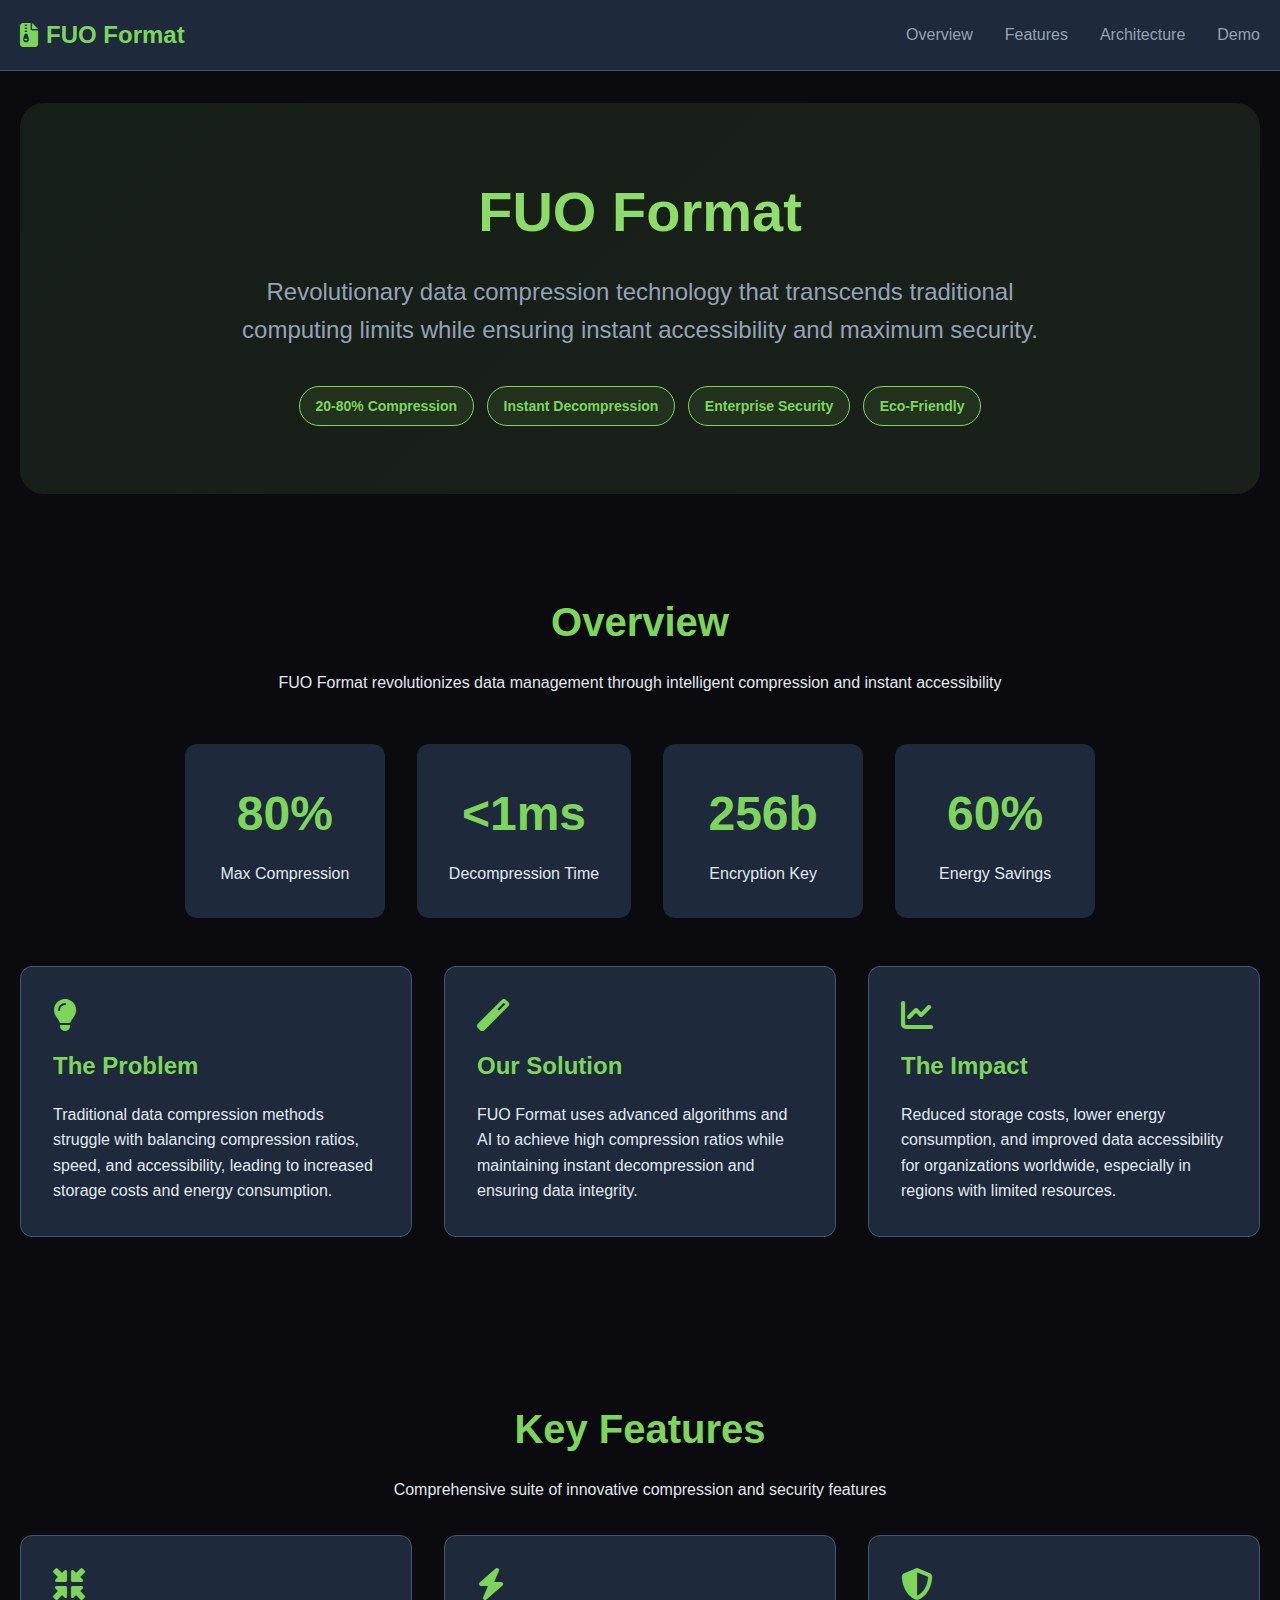
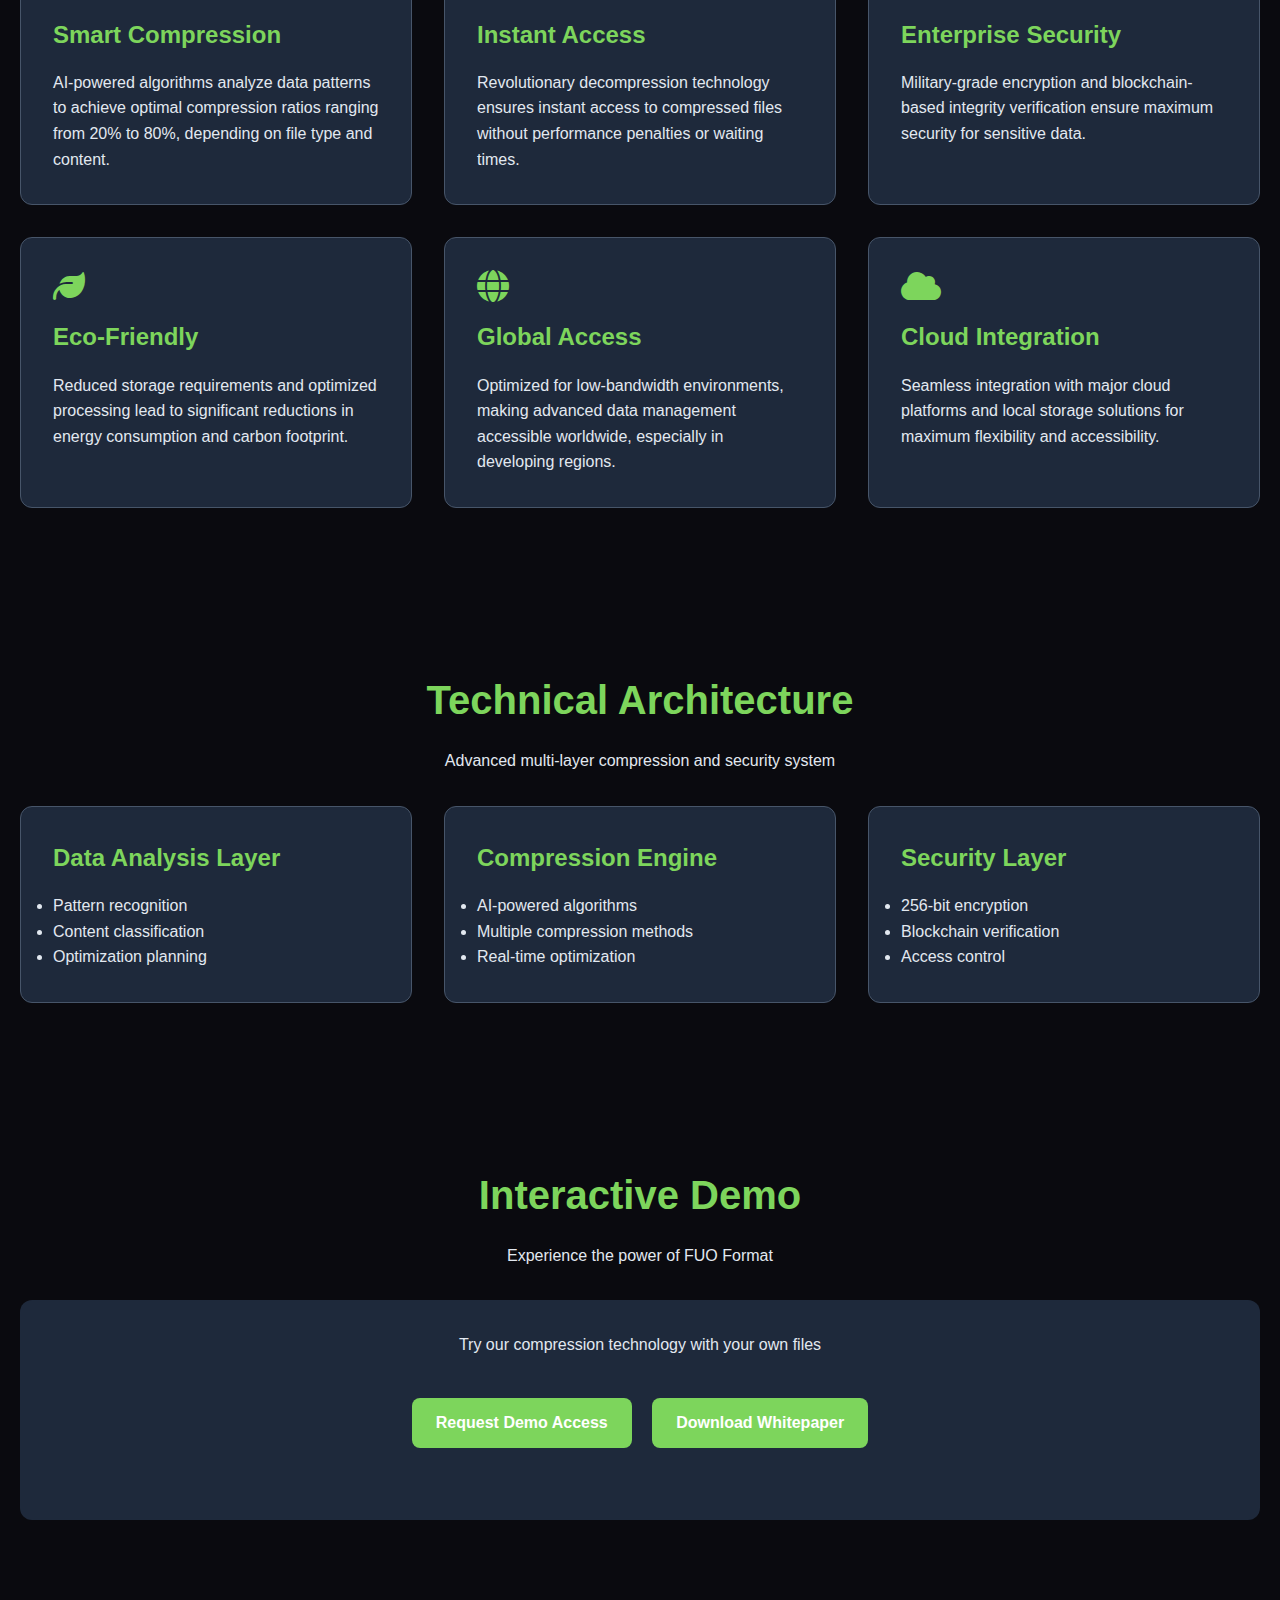
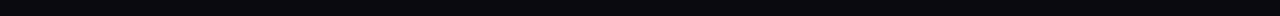
<file: ProjectSection/fuo.html>
<!DOCTYPE html>
<html lang="en">
<head>
    <meta charset="UTF-8">
    <meta name="viewport" content="width=device-width, initial-scale=1.0">
    <title>FUO Format - Revolutionary Data Compression & Management</title>
    <link rel="stylesheet" href="https://cdnjs.cloudflare.com/ajax/libs/font-awesome/6.4.0/css/all.min.css">
    <style>
        :root {
            --primary: #7dd55c;
            --secondary: #9ee378;
            --dark: #0a0a0f;
            --dark-surface: #1e293b;
            --text-primary: #e2e8f0;
            --text-secondary: #94a3b8;
            --border: #475569;
        }
        
        * {
            margin: 0;
            padding: 0;
            box-sizing: border-box;
        }
        
        body {
            font-family: -apple-system, BlinkMacSystemFont, 'Segoe UI', sans-serif;
            background: var(--dark);
            color: var(--text-primary);
            line-height: 1.6;
        }
        
        .container {
            max-width: 1400px;
            margin: 0 auto;
            padding: 0 20px;
        }
        
        /* Navigation */
        nav {
            background: var(--dark-surface);
            padding: 1rem 0;
            position: sticky;
            top: 0;
            z-index: 100;
            border-bottom: 1px solid var(--border);
        }
        
        .nav-content {
            display: flex;
            justify-content: space-between;
            align-items: center;
        }
        
        .logo {
            font-size: 1.5rem;
            font-weight: 700;
            color: var(--primary);
            text-decoration: none;
            display: flex;
            align-items: center;
            gap: 0.5rem;
        }
        
        .nav-links {
            display: flex;
            gap: 2rem;
            list-style: none;
        }
        
        .nav-links a {
            color: var(--text-secondary);
            text-decoration: none;
            transition: color 0.2s;
        }
        
        .nav-links a:hover {
            color: var(--primary);
        }
        
        /* Hero Section */
        .hero {
            padding: 4rem 0;
            text-align: center;
            background: linear-gradient(135deg, rgba(125, 213, 92, 0.1), rgba(158, 227, 120, 0.1));
            border-radius: 24px;
            margin: 2rem 0;
        }
        
        .hero h1 {
            font-size: 3.5rem;
            margin-bottom: 1rem;
            background: linear-gradient(45deg, var(--primary), var(--secondary));
            -webkit-background-clip: text;
            -webkit-text-fill-color: transparent;
        }
        
        .hero-subtitle {
            font-size: 1.5rem;
            color: var(--text-secondary);
            max-width: 800px;
            margin: 0 auto 2rem;
        }
        
        .badge {
            display: inline-block;
            padding: 0.5rem 1rem;
            border-radius: 50px;
            font-size: 0.875rem;
            font-weight: 600;
            margin: 0.25rem;
            border: 1px solid;
        }
        
        .badge-primary {
            background: rgba(125, 213, 92, 0.1);
            color: var(--primary);
            border-color: var(--primary);
        }
        
        /* Main Content Sections */
        .section {
            padding: 4rem 0;
        }
        
        .section-header {
            margin-bottom: 2rem;
            text-align: center;
        }
        
        .section-header h2 {
            font-size: 2.5rem;
            color: var(--primary);
            margin-bottom: 1rem;
        }
        
        .grid {
            display: grid;
            grid-template-columns: repeat(auto-fit, minmax(300px, 1fr));
            gap: 2rem;
            margin: 2rem 0;
        }
        
        .card {
            background: var(--dark-surface);
            padding: 2rem;
            border-radius: 12px;
            border: 1px solid var(--border);
            transition: transform 0.3s ease;
        }
        
        .card:hover {
            transform: translateY(-4px);
        }
        
        .card-icon {
            font-size: 2rem;
            color: var(--primary);
            margin-bottom: 1rem;
        }
        
        .card h3 {
            font-size: 1.5rem;
            margin-bottom: 1rem;
            color: var(--primary);
        }
        
        /* Metrics Display */
        .metrics {
            display: flex;
            flex-wrap: wrap;
            justify-content: center;
            gap: 2rem;
            margin: 3rem 0;
        }
        
        .metric {
            text-align: center;
            padding: 2rem;
            background: var(--dark-surface);
            border-radius: 12px;
            min-width: 200px;
        }
        
        .metric-value {
            font-size: 3rem;
            font-weight: 800;
            color: var(--primary);
            margin-bottom: 0.5rem;
        }
        
        /* Demo Section */
        .demo {
            background: var(--dark-surface);
            border-radius: 12px;
            padding: 2rem;
            margin: 2rem 0;
            text-align: center;
        }
        
        .demo-controls {
            margin: 2rem 0;
        }
        
        .btn {
            display: inline-block;
            padding: 0.75rem 1.5rem;
            border-radius: 8px;
            font-weight: 600;
            text-decoration: none;
            transition: all 0.3s ease;
            margin: 0.5rem;
        }
        
        .btn-primary {
            background: var(--primary);
            color: white;
        }
        
        .btn-primary:hover {
            transform: translateY(-2px);
            box-shadow: 0 4px 12px rgba(125, 213, 92, 0.2);
        }
        
        /* Responsive Design */
        @media (max-width: 768px) {
            .hero h1 {
                font-size: 2.5rem;
            }
            
            .grid {
                grid-template-columns: 1fr;
            }
            
            .metrics {
                flex-direction: column;
            }
        }
    </style>
</head>
<body>
    <nav>
        <div class="container">
            <div class="nav-content">
                <a href="../index.html" class="logo">
                    <i class="fas fa-file-archive"></i>
                    FUO Format
                </a>
                <ul class="nav-links">
                    <li><a href="#overview">Overview</a></li>
                    <li><a href="#features">Features</a></li>
                    <li><a href="#architecture">Architecture</a></li>
                    <li><a href="#demo">Demo</a></li>
                </ul>
            </div>
        </div>
    </nav>

    <div class="container">
        <div class="hero">
            <h1>FUO Format</h1>
            <p class="hero-subtitle">
                Revolutionary data compression technology that transcends traditional computing limits
                while ensuring instant accessibility and maximum security.
            </p>
            <div>
                <span class="badge badge-primary">20-80% Compression</span>
                <span class="badge badge-primary">Instant Decompression</span>
                <span class="badge badge-primary">Enterprise Security</span>
                <span class="badge badge-primary">Eco-Friendly</span>
            </div>
        </div>

        <section id="overview" class="section">
            <div class="section-header">
                <h2>Overview</h2>
                <p>FUO Format revolutionizes data management through intelligent compression and instant accessibility</p>
            </div>
            
            <div class="metrics">
                <div class="metric">
                    <div class="metric-value">80%</div>
                    <div>Max Compression</div>
                </div>
                <div class="metric">
                    <div class="metric-value">&lt;1ms</div>
                    <div>Decompression Time</div>
                </div>
                <div class="metric">
                    <div class="metric-value">256b</div>
                    <div>Encryption Key</div>
                </div>
                <div class="metric">
                    <div class="metric-value">60%</div>
                    <div>Energy Savings</div>
                </div>
            </div>

            <div class="grid">
                <div class="card">
                    <i class="fas fa-lightbulb card-icon"></i>
                    <h3>The Problem</h3>
                    <p>Traditional data compression methods struggle with balancing compression ratios, 
                    speed, and accessibility, leading to increased storage costs and energy consumption.</p>
                </div>
                <div class="card">
                    <i class="fas fa-magic card-icon"></i>
                    <h3>Our Solution</h3>
                    <p>FUO Format uses advanced algorithms and AI to achieve high compression ratios 
                    while maintaining instant decompression and ensuring data integrity.</p>
                </div>
                <div class="card">
                    <i class="fas fa-chart-line card-icon"></i>
                    <h3>The Impact</h3>
                    <p>Reduced storage costs, lower energy consumption, and improved data accessibility 
                    for organizations worldwide, especially in regions with limited resources.</p>
                </div>
            </div>
        </section>

        <section id="features" class="section">
            <div class="section-header">
                <h2>Key Features</h2>
                <p>Comprehensive suite of innovative compression and security features</p>
            </div>

            <div class="grid">
                <div class="card">
                    <i class="fas fa-compress-arrows-alt card-icon"></i>
                    <h3>Smart Compression</h3>
                    <p>AI-powered algorithms analyze data patterns to achieve optimal compression ratios 
                    ranging from 20% to 80%, depending on file type and content.</p>
                </div>
                <div class="card">
                    <i class="fas fa-bolt card-icon"></i>
                    <h3>Instant Access</h3>
                    <p>Revolutionary decompression technology ensures instant access to compressed files 
                    without performance penalties or waiting times.</p>
                </div>
                <div class="card">
                    <i class="fas fa-shield-alt card-icon"></i>
                    <h3>Enterprise Security</h3>
                    <p>Military-grade encryption and blockchain-based integrity verification ensure 
                    maximum security for sensitive data.</p>
                </div>
                <div class="card">
                    <i class="fas fa-leaf card-icon"></i>
                    <h3>Eco-Friendly</h3>
                    <p>Reduced storage requirements and optimized processing lead to significant 
                    reductions in energy consumption and carbon footprint.</p>
                </div>
                <div class="card">
                    <i class="fas fa-globe card-icon"></i>
                    <h3>Global Access</h3>
                    <p>Optimized for low-bandwidth environments, making advanced data management 
                    accessible worldwide, especially in developing regions.</p>
                </div>
                <div class="card">
                    <i class="fas fa-cloud card-icon"></i>
                    <h3>Cloud Integration</h3>
                    <p>Seamless integration with major cloud platforms and local storage solutions 
                    for maximum flexibility and accessibility.</p>
                </div>
            </div>
        </section>

        <section id="architecture" class="section">
            <div class="section-header">
                <h2>Technical Architecture</h2>
                <p>Advanced multi-layer compression and security system</p>
            </div>

            <div class="grid">
                <div class="card">
                    <h3>Data Analysis Layer</h3>
                    <ul>
                        <li>Pattern recognition</li>
                        <li>Content classification</li>
                        <li>Optimization planning</li>
                    </ul>
                </div>
                <div class="card">
                    <h3>Compression Engine</h3>
                    <ul>
                        <li>AI-powered algorithms</li>
                        <li>Multiple compression methods</li>
                        <li>Real-time optimization</li>
                    </ul>
                </div>
                <div class="card">
                    <h3>Security Layer</h3>
                    <ul>
                        <li>256-bit encryption</li>
                        <li>Blockchain verification</li>
                        <li>Access control</li>
                    </ul>
                </div>
            </div>
        </section>

        <section id="demo" class="section">
            <div class="section-header">
                <h2>Interactive Demo</h2>
                <p>Experience the power of FUO Format</p>
            </div>

            <div class="demo">
                <p>Try our compression technology with your own files</p>
                <div class="demo-controls">
                    <a href="#" class="btn btn-primary">Request Demo Access</a>
                    <a href="#" class="btn btn-primary">Download Whitepaper</a>
                </div>
            </div>
        </section>
    </div>
</body>
</html>
</file>
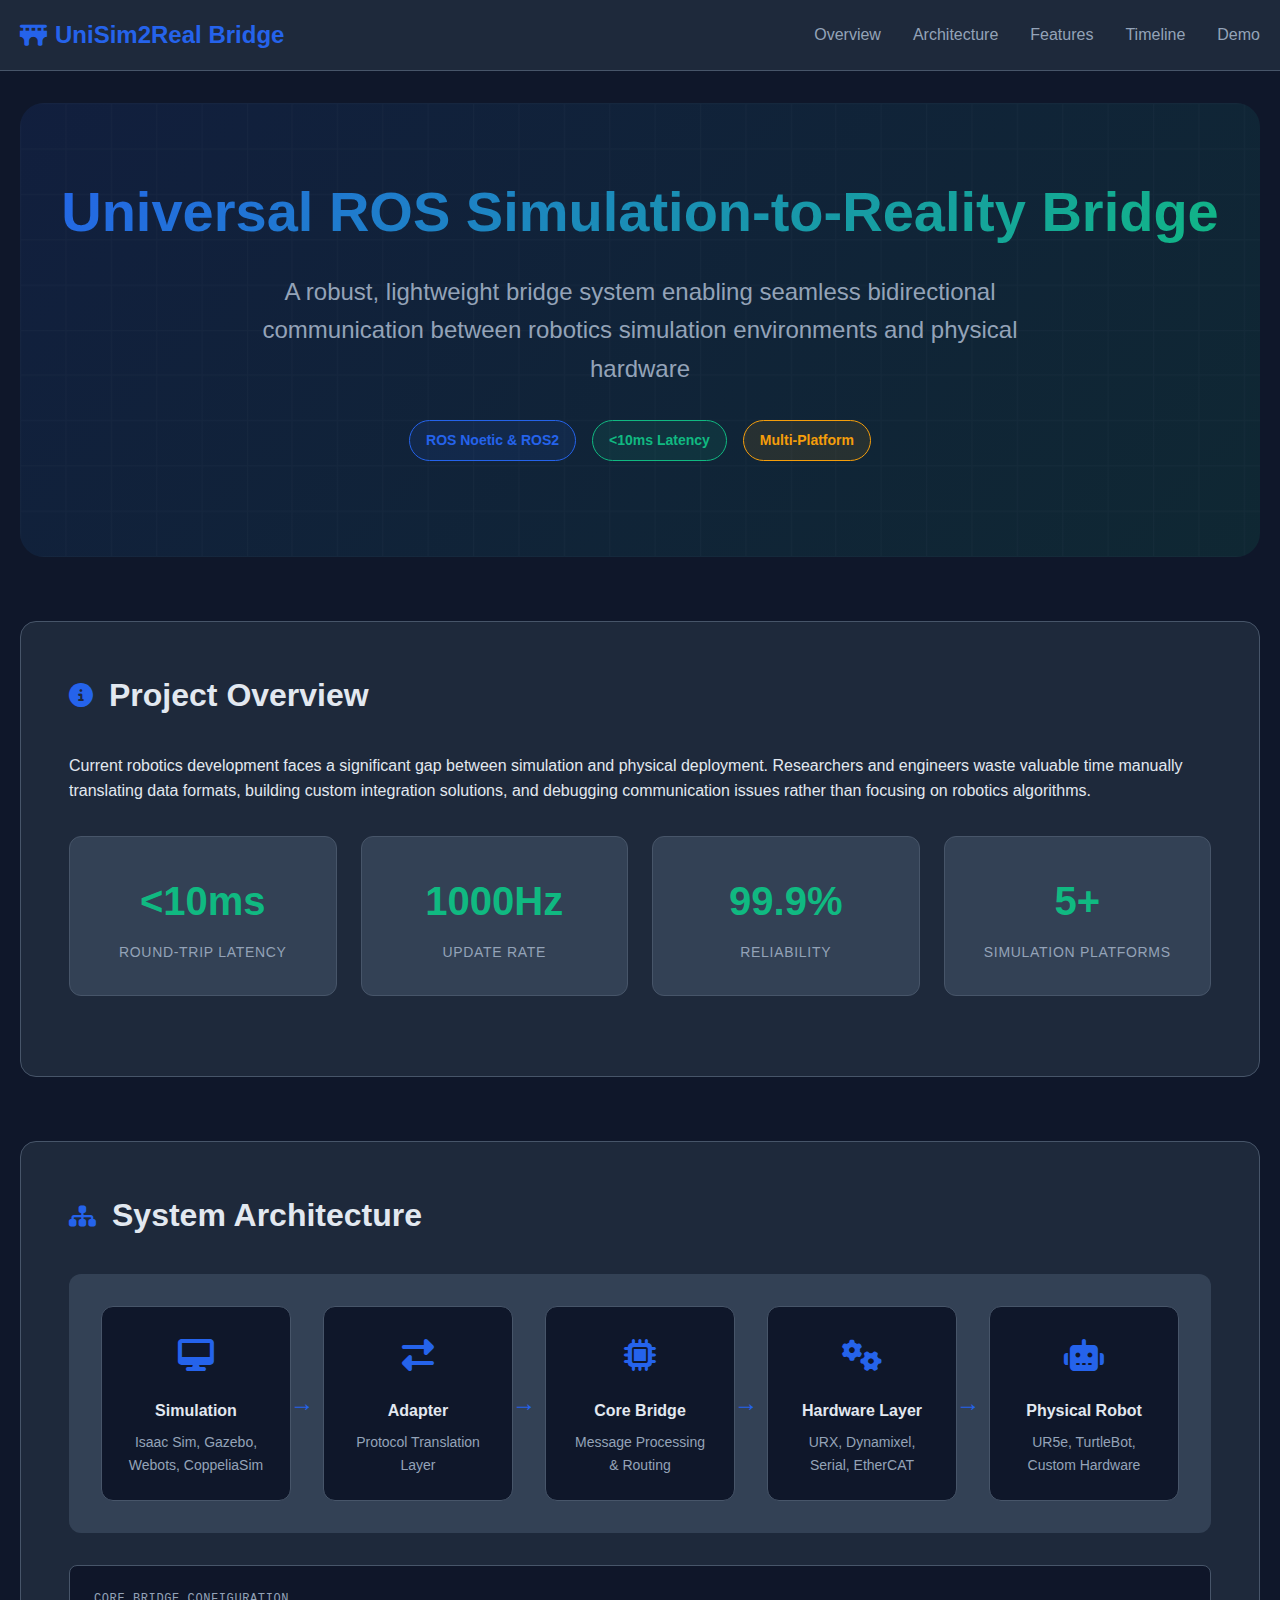
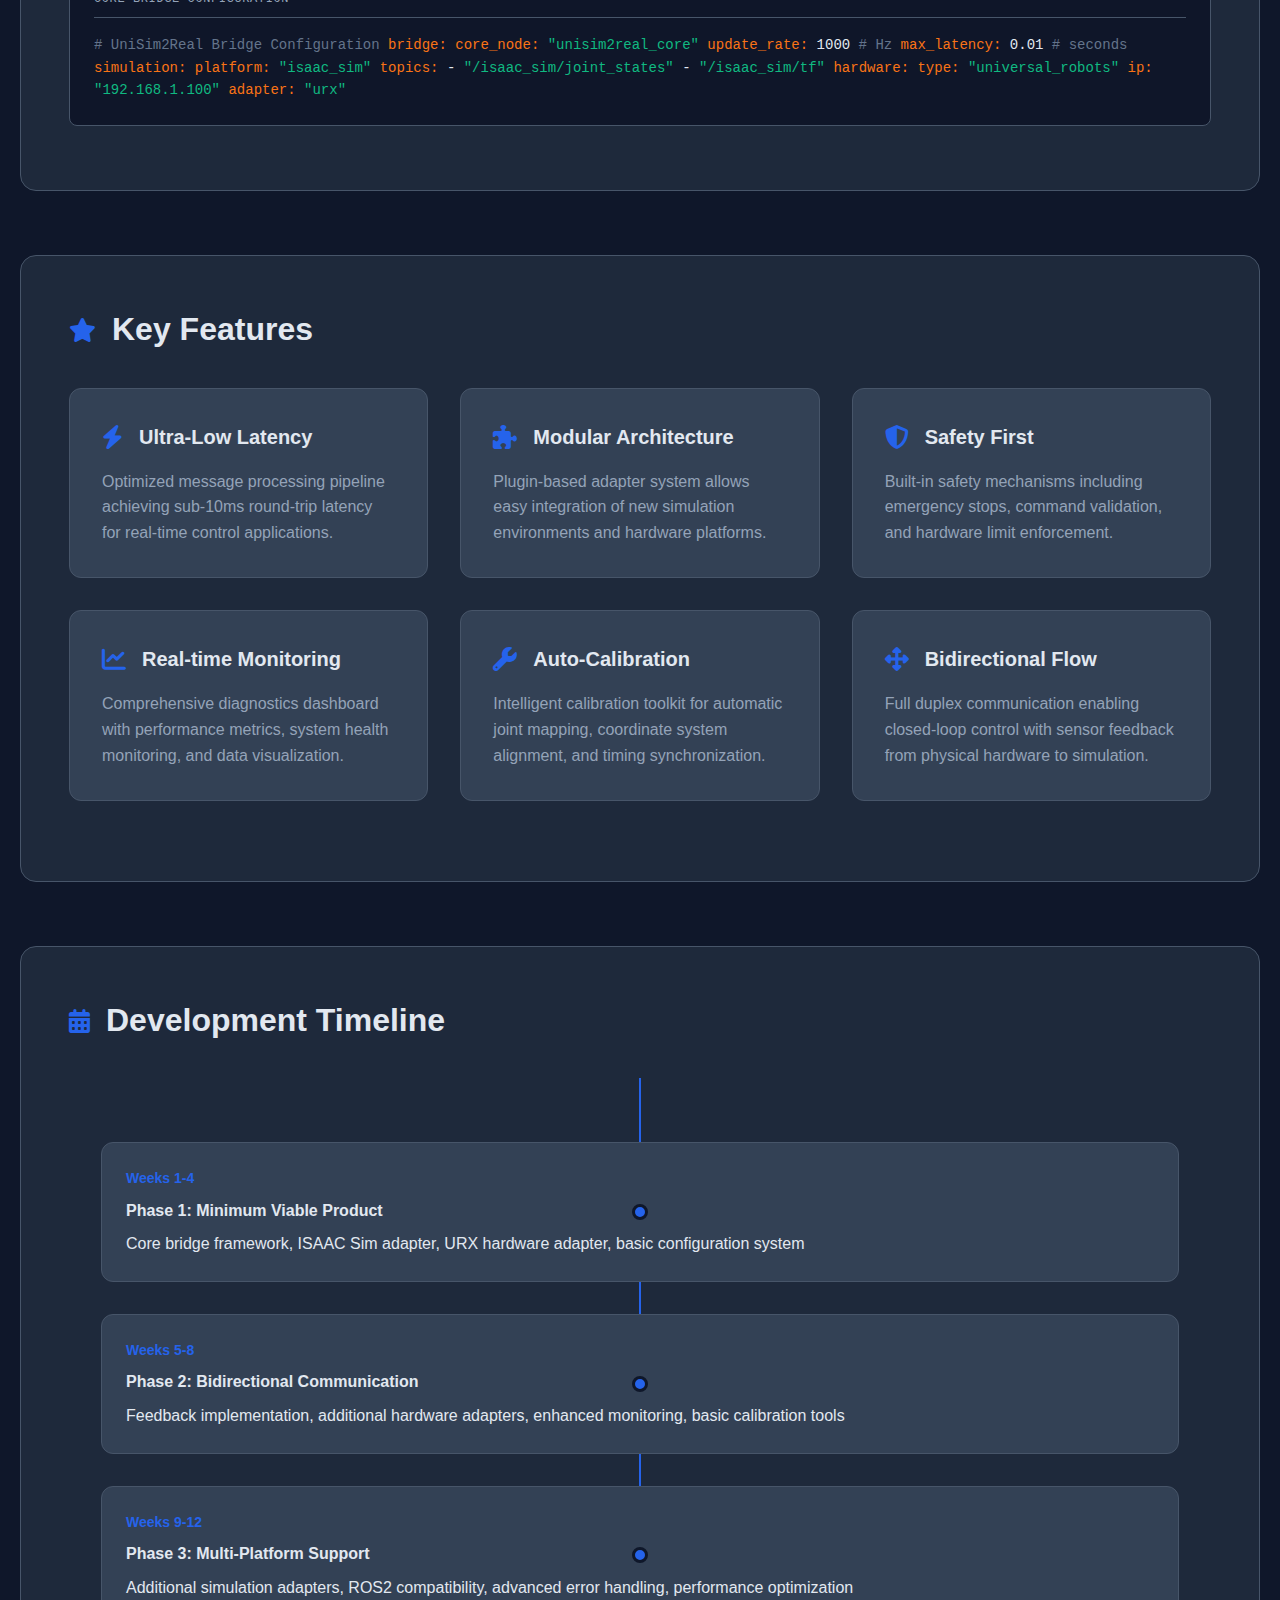
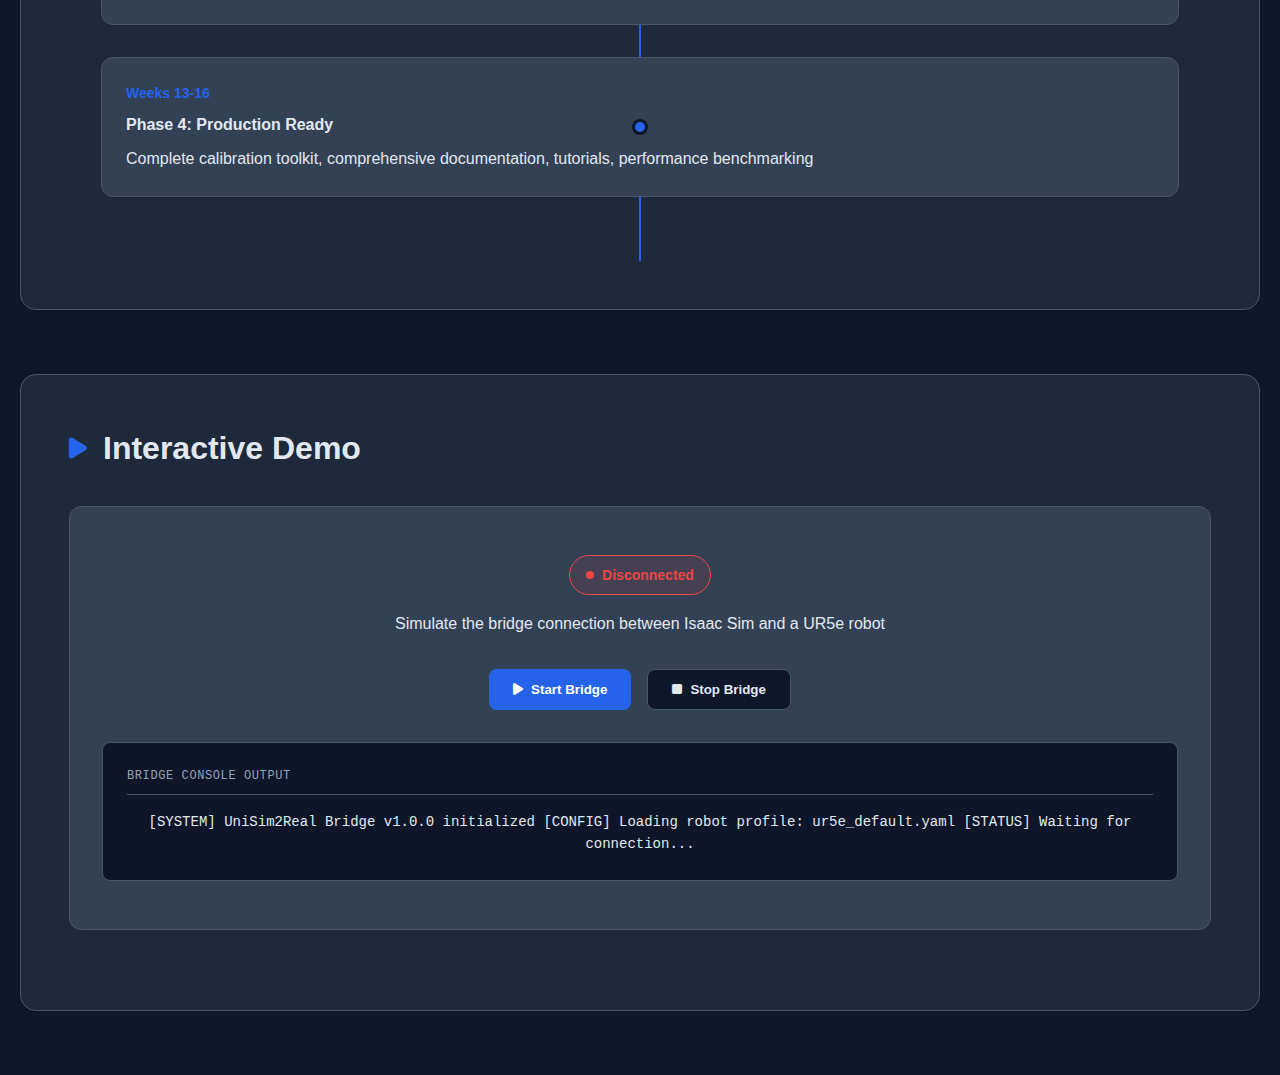
<file: ProjectSection/ros.html>
<!DOCTYPE html>
<html lang="en">
<head>
    <meta charset="UTF-8">
    <meta name="viewport" content="width=device-width, initial-scale=1.0">
    <title>UniSim2Real Bridge - Universal ROS Simulation-to-Reality Bridge</title>
    <link rel="stylesheet" href="https://cdnjs.cloudflare.com/ajax/libs/font-awesome/6.4.0/css/all.min.css">
    <style>
        :root {
            --primary: #2563eb;
            --secondary: #10b981;
            --accent: #f59e0b;
            --danger: #ef4444;
            --dark: #0f172a;
            --dark-surface: #1e293b;
            --dark-elevated: #334155;
            --light: #f8fafc;
            --text-primary: #e2e8f0;
            --text-secondary: #94a3b8;
            --border: #475569;
            --gradient: linear-gradient(135deg, var(--primary), var(--secondary));
            --code-bg: #0f1629;
        }
        
        * {
            margin: 0;
            padding: 0;
            box-sizing: border-box;
        }
        
        body {
            font-family: 'Inter', -apple-system, BlinkMacSystemFont, 'Segoe UI', sans-serif;
            background: var(--dark);
            color: var(--text-primary);
            line-height: 1.6;
            overflow-x: hidden;
        }
        
        .container {
            max-width: 1400px;
            margin: 0 auto;
            padding: 0 20px;
        }
        
        /* Navigation */
        nav {
            background: var(--dark-surface);
            padding: 1rem 0;
            position: sticky;
            top: 0;
            z-index: 100;
            border-bottom: 1px solid var(--border);
        }
        
        .nav-content {
            display: flex;
            justify-content: space-between;
            align-items: center;
        }
        
        .logo {
            font-size: 1.5rem;
            font-weight: 700;
            color: var(--primary);
            display: flex;
            align-items: center;
            gap: 0.5rem;
        }
        
        .nav-links {
            display: flex;
            gap: 2rem;
            list-style: none;
        }
        
        .nav-links a {
            color: var(--text-secondary);
            text-decoration: none;
            transition: color 0.2s;
        }
        
        .nav-links a:hover {
            color: var(--primary);
        }
        
        /* Hero Section */
        .hero {
            text-align: center;
            padding: 4rem 0;
            background: linear-gradient(135deg, rgba(37, 99, 235, 0.1), rgba(16, 185, 129, 0.1));
            border-radius: 24px;
            margin: 2rem 0;
            position: relative;
            overflow: hidden;
        }
        
        .hero::before {
            content: '';
            position: absolute;
            top: 0;
            left: 0;
            right: 0;
            bottom: 0;
            background: url('data:image/svg+xml,<svg xmlns="http://www.w3.org/2000/svg" viewBox="0 0 100 100"><defs><pattern id="grid" width="10" height="10" patternUnits="userSpaceOnUse"><path d="M 10 0 L 0 0 0 10" fill="none" stroke="%23475569" stroke-width="0.5" opacity="0.3"/></pattern></defs><rect width="100" height="100" fill="url(%23grid)"/></svg>');
            opacity: 0.3;
        }
        
        .hero-content {
            position: relative;
            z-index: 1;
        }
        
        .hero h1 {
            font-size: 3.5rem;
            font-weight: 800;
            margin-bottom: 1rem;
            background: var(--gradient);
            -webkit-background-clip: text;
            background-clip: text;
            color: transparent;
        }
        
        .hero-subtitle {
            font-size: 1.5rem;
            color: var(--text-secondary);
            margin-bottom: 2rem;
            max-width: 800px;
            margin-left: auto;
            margin-right: auto;
        }
        
        .project-badges {
            display: flex;
            justify-content: center;
            gap: 1rem;
            flex-wrap: wrap;
            margin-bottom: 2rem;
        }
        
        .badge {
            padding: 0.5rem 1rem;
            border-radius: 50px;
            font-size: 0.875rem;
            font-weight: 600;
            border: 1px solid;
        }
        
        .badge-primary {
            background: rgba(37, 99, 235, 0.1);
            color: var(--primary);
            border-color: var(--primary);
        }
        
        .badge-secondary {
            background: rgba(16, 185, 129, 0.1);
            color: var(--secondary);
            border-color: var(--secondary);
        }
        
        .badge-accent {
            background: rgba(245, 158, 11, 0.1);
            color: var(--accent);
            border-color: var(--accent);
        }
        
        /* Section Styles */
        .section {
            margin: 4rem 0;
            background: var(--dark-surface);
            border-radius: 16px;
            padding: 3rem;
            border: 1px solid var(--border);
        }
        
        .section-header {
            display: flex;
            align-items: center;
            gap: 1rem;
            margin-bottom: 2rem;
        }
        
        .section-header h2 {
            font-size: 2rem;
            color: var(--text-primary);
        }
        
        .section-header i {
            font-size: 1.5rem;
            color: var(--primary);
        }
        
        /* Architecture Diagram */
        .architecture-flow {
            display: grid;
            grid-template-columns: repeat(5, 1fr);
            gap: 2rem;
            align-items: center;
            margin: 2rem 0;
            padding: 2rem;
            background: var(--dark-elevated);
            border-radius: 12px;
        }
        
        .flow-item {
            text-align: center;
            padding: 1.5rem;
            background: var(--dark);
            border-radius: 12px;
            border: 1px solid var(--border);
            position: relative;
        }
        
        .flow-item::after {
            content: '→';
            position: absolute;
            right: -1.5rem;
            top: 50%;
            transform: translateY(-50%);
            color: var(--primary);
            font-size: 1.5rem;
            font-weight: bold;
        }
        
        .flow-item:last-child::after {
            display: none;
        }
        
        .flow-icon {
            font-size: 2rem;
            color: var(--primary);
            margin-bottom: 1rem;
        }
        
        .flow-title {
            font-weight: 600;
            color: var(--text-primary);
            margin-bottom: 0.5rem;
        }
        
        .flow-desc {
            font-size: 0.875rem;
            color: var(--text-secondary);
        }
        
        /* Performance Metrics */
        .metrics-grid {
            display: grid;
            grid-template-columns: repeat(auto-fit, minmax(250px, 1fr));
            gap: 1.5rem;
            margin: 2rem 0;
        }
        
        .metric-card {
            background: var(--dark-elevated);
            padding: 2rem;
            border-radius: 12px;
            text-align: center;
            border: 1px solid var(--border);
        }
        
        .metric-value {
            font-size: 2.5rem;
            font-weight: 800;
            color: var(--secondary);
            margin-bottom: 0.5rem;
        }
        
        .metric-label {
            color: var(--text-secondary);
            font-size: 0.875rem;
            text-transform: uppercase;
            letter-spacing: 0.05em;
        }
        
        /* Feature Cards */
        .features-grid {
            display: grid;
            grid-template-columns: repeat(auto-fit, minmax(300px, 1fr));
            gap: 2rem;
            margin: 2rem 0;
        }
        
        .feature-card {
            background: var(--dark-elevated);
            padding: 2rem;
            border-radius: 12px;
            border: 1px solid var(--border);
            transition: all 0.3s ease;
        }
        
        .feature-card:hover {
            transform: translateY(-4px);
            border-color: var(--primary);
        }
        
        .feature-header {
            display: flex;
            align-items: center;
            gap: 1rem;
            margin-bottom: 1rem;
        }
        
        .feature-icon {
            font-size: 1.5rem;
            color: var(--primary);
        }
        
        .feature-title {
            font-size: 1.25rem;
            font-weight: 600;
        }
        
        .feature-desc {
            color: var(--text-secondary);
            line-height: 1.6;
        }
        
        /* Timeline */
        .timeline {
            position: relative;
            padding: 2rem 0;
        }
        
        .timeline::before {
            content: '';
            position: absolute;
            left: 50%;
            top: 0;
            bottom: 0;
            width: 2px;
            background: var(--primary);
            transform: translateX(-50%);
        }
        
        .timeline-item {
            display: flex;
            align-items: center;
            margin: 2rem 0;
            position: relative;
        }
        
        .timeline-item:nth-child(even) {
            flex-direction: row-reverse;
        }
        
        .timeline-content {
            flex: 1;
            background: var(--dark-elevated);
            padding: 1.5rem;
            border-radius: 12px;
            margin: 0 2rem;
            border: 1px solid var(--border);
        }
        
        .timeline-marker {
            width: 16px;
            height: 16px;
            background: var(--primary);
            border-radius: 50%;
            border: 3px solid var(--dark);
            position: absolute;
            left: 50%;
            transform: translateX(-50%);
            z-index: 1;
        }
        
        .timeline-week {
            font-size: 0.875rem;
            color: var(--primary);
            font-weight: 600;
            margin-bottom: 0.5rem;
        }
        
        .timeline-title {
            font-weight: 600;
            margin-bottom: 0.5rem;
        }
        
        /* Code Block */
        .code-block {
            background: var(--code-bg);
            border-radius: 8px;
            padding: 1.5rem;
            margin: 1rem 0;
            border: 1px solid var(--border);
            font-family: 'Fira Code', 'Courier New', monospace;
            font-size: 0.875rem;
            overflow-x: auto;
        }
        
        .code-header {
            display: flex;
            justify-content: space-between;
            align-items: center;
            margin-bottom: 1rem;
            padding-bottom: 0.5rem;
            border-bottom: 1px solid var(--border);
        }
        
        .code-title {
            color: var(--text-secondary);
            font-size: 0.75rem;
            text-transform: uppercase;
            letter-spacing: 0.05em;
        }
        
        .code-content {
            color: #e2e8f0;
        }
        
        .code-keyword {
            color: #f97316;
        }
        
        .code-string {
            color: #10b981;
        }
        
        .code-comment {
            color: #64748b;
        }
        
        /* Interactive Demo */
        .demo-container {
            background: var(--dark-elevated);
            border-radius: 12px;
            padding: 2rem;
            text-align: center;
            margin: 2rem 0;
            border: 1px solid var(--border);
        }
        
        .demo-controls {
            display: flex;
            justify-content: center;
            gap: 1rem;
            margin: 2rem 0;
        }
        
        .btn {
            padding: 0.75rem 1.5rem;
            border-radius: 8px;
            border: none;
            font-weight: 600;
            cursor: pointer;
            transition: all 0.2s;
            display: flex;
            align-items: center;
            gap: 0.5rem;
        }
        
        .btn-primary {
            background: var(--primary);
            color: white;
        }
        
        .btn-primary:hover {
            background: #1d4ed8;
        }
        
        .btn-secondary {
            background: var(--dark);
            color: var(--text-primary);
            border: 1px solid var(--border);
        }
        
        .btn-secondary:hover {
            background: var(--dark-surface);
        }
        
        .status-indicator {
            display: inline-flex;
            align-items: center;
            gap: 0.5rem;
            padding: 0.5rem 1rem;
            border-radius: 50px;
            font-size: 0.875rem;
            font-weight: 600;
            margin: 1rem;
        }
        
        .status-connected {
            background: rgba(16, 185, 129, 0.1);
            color: var(--secondary);
            border: 1px solid var(--secondary);
        }
        
        .status-disconnected {
            background: rgba(239, 68, 68, 0.1);
            color: var(--danger);
            border: 1px solid var(--danger);
        }
        
        .pulse {
            width: 8px;
            height: 8px;
            border-radius: 50%;
            background: currentColor;
            animation: pulse 2s infinite;
        }
        
        @keyframes pulse {
            0% { opacity: 1; }
            50% { opacity: 0.5; }
            100% { opacity: 1; }
        }
        
        /* Responsive Design */
        @media (max-width: 768px) {
            .nav-content {
                flex-direction: column;
                gap: 1rem;
            }

            .nav-links {
                flex-direction: column;
                width: 100%;
                text-align: center;
            }

            .architecture-flow {
                grid-template-columns: 1fr;
                gap: 1.5rem;
            }

            .metrics-grid {
                grid-template-columns: repeat(2, 1fr);
            }

            .features-grid {
                grid-template-columns: 1fr;
            }

            .hero h1 {
                font-size: 2.5rem;
            }

            .hero-subtitle {
                font-size: 1.1rem;
            }

            .demo-container {
                padding: 1rem;
            }

            .demo-controls {
                flex-direction: column;
                gap: 1rem;
            }

            .btn {
                width: 100%;
                text-align: center;
                justify-content: center;
            }
        }

        @media (max-width: 480px) {
            .metrics-grid {
                grid-template-columns: 1fr;
            }

            .section {
                padding: 2rem 1rem;
            }

            .code-block {
                font-size: 0.75rem;
            }
        }
    </style>
</head>
<body>
    <nav>
        <div class="container">
            <div class="nav-content">
                <div class="logo">
                    <i class="fas fa-bridge"></i>
                    UniSim2Real Bridge
                </div>
                <ul class="nav-links">
                    <li><a href="#overview">Overview</a></li>
                    <li><a href="#architecture">Architecture</a></li>
                    <li><a href="#features">Features</a></li>
                    <li><a href="#timeline">Timeline</a></li>
                    <li><a href="#demo">Demo</a></li>
                </ul>
            </div>
        </div>
    </nav>

    <div class="container">
        <header class="hero">
            <div class="hero-content">
                <h1>Universal ROS Simulation-to-Reality Bridge</h1>
                <p class="hero-subtitle">
                    A robust, lightweight bridge system enabling seamless bidirectional communication 
                    between robotics simulation environments and physical hardware
                </p>
                <div class="project-badges">
                    <span class="badge badge-primary">ROS Noetic & ROS2</span>
                    <span class="badge badge-secondary">&lt;10ms Latency</span>
                    <span class="badge badge-accent">Multi-Platform</span>
                </div>
            </div>
        </header>

        <section id="overview" class="section">
            <div class="section-header">
                <i class="fas fa-info-circle"></i>
                <h2>Project Overview</h2>
            </div>
            <p>
                Current robotics development faces a significant gap between simulation and physical deployment. 
                Researchers and engineers waste valuable time manually translating data formats, building custom 
                integration solutions, and debugging communication issues rather than focusing on robotics algorithms.
            </p>
            
            <div class="metrics-grid">
                <div class="metric-card">
                    <div class="metric-value">&lt;10ms</div>
                    <div class="metric-label">Round-trip Latency</div>
                </div>
                <div class="metric-card">
                    <div class="metric-value">1000Hz</div>
                    <div class="metric-label">Update Rate</div>
                </div>
                <div class="metric-card">
                    <div class="metric-value">99.9%</div>
                    <div class="metric-label">Reliability</div>
                </div>
                <div class="metric-card">
                    <div class="metric-value">5+</div>
                    <div class="metric-label">Simulation Platforms</div>
                </div>
            </div>
        </section>

        <section id="architecture" class="section">
            <div class="section-header">
                <i class="fas fa-sitemap"></i>
                <h2>System Architecture</h2>
            </div>
            
            <div class="architecture-flow">
                <div class="flow-item">
                    <div class="flow-icon"><i class="fas fa-desktop"></i></div>
                    <div class="flow-title">Simulation</div>
                    <div class="flow-desc">Isaac Sim, Gazebo, Webots, CoppeliaSim</div>
                </div>
                <div class="flow-item">
                    <div class="flow-icon"><i class="fas fa-exchange-alt"></i></div>
                    <div class="flow-title">Adapter</div>
                    <div class="flow-desc">Protocol Translation Layer</div>
                </div>
                <div class="flow-item">
                    <div class="flow-icon"><i class="fas fa-microchip"></i></div>
                    <div class="flow-title">Core Bridge</div>
                    <div class="flow-desc">Message Processing & Routing</div>
                </div>
                <div class="flow-item">
                    <div class="flow-icon"><i class="fas fa-cogs"></i></div>
                    <div class="flow-title">Hardware Layer</div>
                    <div class="flow-desc">URX, Dynamixel, Serial, EtherCAT</div>
                </div>
                <div class="flow-item">
                    <div class="flow-icon"><i class="fas fa-robot"></i></div>
                    <div class="flow-title">Physical Robot</div>
                    <div class="flow-desc">UR5e, TurtleBot, Custom Hardware</div>
                </div>
            </div>

            <div class="code-block">
                <div class="code-header">
                    <span class="code-title">Core Bridge Configuration</span>
                </div>
                <div class="code-content">
<span class="code-comment"># UniSim2Real Bridge Configuration</span>
<span class="code-keyword">bridge:</span>
  <span class="code-keyword">core_node:</span> <span class="code-string">"unisim2real_core"</span>
  <span class="code-keyword">update_rate:</span> 1000  <span class="code-comment"># Hz</span>
  <span class="code-keyword">max_latency:</span> 0.01   <span class="code-comment"># seconds</span>

<span class="code-keyword">simulation:</span>
  <span class="code-keyword">platform:</span> <span class="code-string">"isaac_sim"</span>
  <span class="code-keyword">topics:</span>
    - <span class="code-string">"/isaac_sim/joint_states"</span>
    - <span class="code-string">"/isaac_sim/tf"</span>

<span class="code-keyword">hardware:</span>
  <span class="code-keyword">type:</span> <span class="code-string">"universal_robots"</span>
  <span class="code-keyword">ip:</span> <span class="code-string">"192.168.1.100"</span>
  <span class="code-keyword">adapter:</span> <span class="code-string">"urx"</span>
                </div>
            </div>
        </section>

        <section id="features" class="section">
            <div class="section-header">
                <i class="fas fa-star"></i>
                <h2>Key Features</h2>
            </div>
            
            <div class="features-grid">
                <div class="feature-card">
                    <div class="feature-header">
                        <i class="fas fa-bolt feature-icon"></i>
                        <h3 class="feature-title">Ultra-Low Latency</h3>
                    </div>
                    <p class="feature-desc">
                        Optimized message processing pipeline achieving sub-10ms round-trip latency 
                        for real-time control applications.
                    </p>
                </div>
                
                <div class="feature-card">
                    <div class="feature-header">
                        <i class="fas fa-puzzle-piece feature-icon"></i>
                        <h3 class="feature-title">Modular Architecture</h3>
                    </div>
                    <p class="feature-desc">
                        Plugin-based adapter system allows easy integration of new simulation 
                        environments and hardware platforms.
                    </p>
                </div>
                
                <div class="feature-card">
                    <div class="feature-header">
                        <i class="fas fa-shield-alt feature-icon"></i>
                        <h3 class="feature-title">Safety First</h3>
                    </div>
                    <p class="feature-desc">
                        Built-in safety mechanisms including emergency stops, command validation, 
                        and hardware limit enforcement.
                    </p>
                </div>
                
                <div class="feature-card">
                    <div class="feature-header">
                        <i class="fas fa-chart-line feature-icon"></i>
                        <h3 class="feature-title">Real-time Monitoring</h3>
                    </div>
                    <p class="feature-desc">
                        Comprehensive diagnostics dashboard with performance metrics, 
                        system health monitoring, and data visualization.
                    </p>
                </div>
                
                <div class="feature-card">
                    <div class="feature-header">
                        <i class="fas fa-wrench feature-icon"></i>
                        <h3 class="feature-title">Auto-Calibration</h3>
                    </div>
                    <p class="feature-desc">
                        Intelligent calibration toolkit for automatic joint mapping, 
                        coordinate system alignment, and timing synchronization.
                    </p>
                </div>
                
                <div class="feature-card">
                    <div class="feature-header">
                        <i class="fas fa-arrows-alt feature-icon"></i>
                        <h3 class="feature-title">Bidirectional Flow</h3>
                    </div>
                    <p class="feature-desc">
                        Full duplex communication enabling closed-loop control with 
                        sensor feedback from physical hardware to simulation.
                    </p>
                </div>
            </div>
        </section>

        <section id="timeline" class="section">
            <div class="section-header">
                <i class="fas fa-calendar-alt"></i>
                <h2>Development Timeline</h2>
            </div>
            
            <div class="timeline">
                <div class="timeline-item">
                    <div class="timeline-marker"></div>
                    <div class="timeline-content">
                        <div class="timeline-week">Weeks 1-4</div>
                        <div class="timeline-title">Phase 1: Minimum Viable Product</div>
                        <p>Core bridge framework, ISAAC Sim adapter, URX hardware adapter, basic configuration system</p>
                    </div>
                </div>
                
                <div class="timeline-item">
                    <div class="timeline-marker"></div>
                    <div class="timeline-content">
                        <div class="timeline-week">Weeks 5-8</div>
                        <div class="timeline-title">Phase 2: Bidirectional Communication</div>
                        <p>Feedback implementation, additional hardware adapters, enhanced monitoring, basic calibration tools</p>
                    </div>
                </div>
                
                <div class="timeline-item">
                    <div class="timeline-marker"></div>
                    <div class="timeline-content">
                        <div class="timeline-week">Weeks 9-12</div>
                        <div class="timeline-title">Phase 3: Multi-Platform Support</div>
                        <p>Additional simulation adapters, ROS2 compatibility, advanced error handling, performance optimization</p>
                    </div>
                </div>
                
                <div class="timeline-item">
                    <div class="timeline-marker"></div>
                    <div class="timeline-content">
                        <div class="timeline-week">Weeks 13-16</div>
                        <div class="timeline-title">Phase 4: Production Ready</div>
                        <p>Complete calibration toolkit, comprehensive documentation, tutorials, performance benchmarking</p>
                    </div>
                </div>
            </div>
        </section>

        <section id="demo" class="section">
            <div class="section-header">
                <i class="fas fa-play"></i>
                <h2>Interactive Demo</h2>
            </div>
            
            <div class="demo-container">
                <div class="status-indicator status-disconnected" id="status-indicator">
                    <div class="pulse"></div>
                    <span id="status-text">Disconnected</span>
                </div>
                
                <p>Simulate the bridge connection between Isaac Sim and a UR5e robot</p>
                
                <div class="demo-controls">
                    <button class="btn btn-primary" id="connect-btn">
                        <i class="fas fa-play"></i>
                        Start Bridge
                    </button>
                    <button class="btn btn-secondary" id="stop-btn" disabled>
                        <i class="fas fa-stop"></i>
                        Stop Bridge
                    </button>
                </div>
                
                <div class="code-block">
                    <div class="code-header">
                        <span class="code-title">Bridge Console Output</span>
                    </div>
                    <div class="code-content" id="console-output">
[SYSTEM] UniSim2Real Bridge v1.0.0 initialized
[CONFIG] Loading robot profile: ur5e_default.yaml
[STATUS] Waiting for connection...
                    </div>
                </div>
            </div>
        </section>
    </div>

    <script>
        document.addEventListener('DOMContentLoaded', function() {
            const connectBtn = document.getElementById('connect-btn');
            const stopBtn = document.getElementById('stop-btn');
            const statusIndicator = document.getElementById('status-indicator');
            const statusText = document.getElementById('status-text');
            const consoleOutput = document.getElementById('console-output');
            
            let isConnected = false;
            let demoInterval;
            
            function addConsoleLog(message, type = 'INFO') {
                const timestamp = new Date().toLocaleTimeString();
                const logLine = `[${timestamp}] [${type}] ${message}\n`;
                consoleOutput.textContent += logLine;
                consoleOutput.scrollTop = consoleOutput.scrollHeight;
            }
            
            function updateStatus(connected) {
                if (connected) {
                    statusIndicator.className = 'status-indicator status-connected';
                    statusText.textContent = 'Connected';
                    connectBtn.disabled = true;
                    stopBtn.disabled = false;
                } else {
                    statusIndicator.className = 'status-indicator status-disconnected';
                    statusText.textContent = 'Disconnected';
                    connectBtn.disabled = false;
                    stopBtn.disabled = true;
                }
            }
            
            connectBtn.addEventListener('click', function() {
                addConsoleLog('Starting bridge initialization...');
                addConsoleLog('Connecting to Isaac Sim on localhost:8211');
                
                setTimeout(() => {
                    addConsoleLog('Isaac Sim connection established');
                    addConsoleLog('Searching for UR5e robot on network...');
                }, 1000);
                
                setTimeout(() => {
                    addConsoleLog('UR5e found at 192.168.1.100:30002');
                    addConsoleLog('Establishing URX connection...');
                }, 2000);
                
                setTimeout(() => {
                    addConsoleLog('Hardware connection established');
                    addConsoleLog('Running calibration sequence...');
                }, 3000);
                
                setTimeout(() => {
                    addConsoleLog('Joint mapping completed successfully');
                    addConsoleLog('Coordinate system alignment: ±0.2mm accuracy');
                    addConsoleLog('Bridge active - Latency: 4.2ms average');
                    updateStatus(true);
                    isConnected = true;
                    startDataFlow();
                }, 4500);
            });
            
            stopBtn.addEventListener('click', function() {
                addConsoleLog('Stopping bridge...');
                addConsoleLog('Sending safe shutdown command to robot');
                clearInterval(demoInterval);
                
                setTimeout(() => {
                    addConsoleLog('Robot moved to safe position');
                    addConsoleLog('Connections closed gracefully');
                    addConsoleLog('Bridge stopped');
                    updateStatus(false);
                    isConnected = false;
                }, 1500);
            });
            
            function startDataFlow() {
                const messages = [
                    'Joint command: [0.15, -1.57, 1.2, -0.3, 1.57, 0.0]',
                    'Sensor feedback: Force=[2.1, 0.8, -1.2]N Torque=[0.3, 0.1, 0.0]Nm',
                    'Joint command: [0.2, -1.6, 1.25, -0.35, 1.6, 0.05]',
                    'TCP position: [0.485, -0.123, 0.321] Orientation: [0, 3.14, 0]',
                    'Joint command: [0.1, -1.55, 1.15, -0.25, 1.55, -0.05]',
                    'Safety check: All joints within limits - OK',
                    'Joint command: [0.0, -1.57, 1.2, -0.3, 1.57, 0.0]'
                ];
                
                let messageIndex = 0;
                demoInterval = setInterval(() => {
                    if (isConnected && messageIndex < messages.length) {
                        addConsoleLog(messages[messageIndex], 'DATA');
                        messageIndex++;
                        if (messageIndex >= messages.length) {
                            messageIndex = 0;
                        }
                    }
                }, 2000);
            }
            
            // Smooth scrolling for navigation
            document.querySelectorAll('a[href^="#"]').forEach(anchor => {
                anchor.addEventListener('click', function (e) {
                    e.preventDefault();
                    const target = document.querySelector(this.getAttribute('href'));
                    if (target) {
                        target.scrollIntoView({
                            behavior: 'smooth',
                            block: 'start'
                        });
                    }
                });
            });
        });
    </script>
</body>
</html>
</file>
<file: style.css>
/* Preloader */
#preloader {
    position: fixed;
    top: 0;
    left: 0;
    width: 100%;
    height: 100%;
    background-color: #0a0a0f;
    z-index: 9999;
    display: flex;
    justify-content: center;
    align-items: center;
}

.loader {
    border: 8px solid #f3f3f3;
    border-top: 8px solid #4A90E2;
    border-radius: 50%;
    width: 60px;
    height: 60px;
    animation: spin 1s linear infinite;
}

@keyframes spin {
    0% {
        transform: rotate(0deg);
    }
    100% {
        transform: rotate(360deg);
    }
}

* {
            margin: 0;
            padding: 0;
            box-sizing: border-box;
        }

        body {
            font-family: -apple-system, BlinkMacSystemFont, 'Segoe UI', Roboto, sans-serif;
            background: #0a0a0f;
            color: #ffffff;
            line-height: 1.6;
            overflow-x: hidden;
        }

        /* Animated background */
        .bg-animation {
            position: fixed;
            top: 0;
            left: 0;
            width: 100%;
            height: 100%;
            z-index: -1;
            background: radial-gradient(circle at 20% 80%, rgba(74, 144, 226, 0.3) 0%, transparent 50%),
                        radial-gradient(circle at 80% 20%, rgba(74, 144, 226, 0.4) 0%, transparent 50%),
                        radial-gradient(circle at 40% 40%, rgba(74, 144, 226, 0.2) 0%, transparent 50%);
        }

        .bg-animation::before {
            content: '';
            position: absolute;
            width: 100%;
            height: 100%;
            background-image: 
                radial-gradient(2px 2px at 20px 30px, #eee, transparent),
                radial-gradient(2px 2px at 40px 70px, rgba(255,255,255,0.5), transparent),
                radial-gradient(1px 1px at 90px 40px, #fff, transparent),
                radial-gradient(1px 1px at 130px 80px, rgba(255,255,255,0.3), transparent);
            background-repeat: repeat;
            background-size: 200px 150px;
            animation: stars 20s linear infinite;
        }

        @keyframes stars {
            from { transform: translateY(0px); }
            to { transform: translateY(-150px); }
        }

        /* Navigation */
        nav {
            position: fixed;
            top: 0;
            width: 100%;
            z-index: 1000;
            background: rgba(10, 10, 15, 0.9);
            backdrop-filter: blur(10px);
            padding: 1rem 2rem;
            transition: all 0.3s ease;
        }

        .nav-container {
            max-width: 1200px;
            margin: 0 auto;
            display: flex;
            justify-content: space-between;
            align-items: center;
        }

        .logo {
            display: flex;
            align-items: center;
            gap: 0.5rem;
            font-size: 1.5rem;
            font-weight: 700;
            color: #4A90E2;
        }

        .logo-icon {
            width: 40px;
            height: 40px;
        }

        .nav-links {
            display: flex;
            list-style: none;
            gap: 2rem;
        }

        .nav-links a {
            color: #ffffff;
            text-decoration: none;
            transition: color 0.3s ease;
        }

        .nav-links a:hover {
            color: #4A90E2;
        }

        /* Hero Section */
        .hero {
            min-height: 100vh;
            display: flex;
            align-items: center;
            justify-content: center;
            text-align: center;
            padding: 0 2rem;
            position: relative;
        }

        .hero-content {
            max-width: 800px;
            z-index: 10;
        }

        .hero h1 {
            font-size: clamp(2.5rem, 5vw, 4rem);
            font-weight: 700;
            margin-bottom: 1rem;
            background: linear-gradient(45deg, #ffffff, #4A90E2, #5BA4F2);
            -webkit-background-clip: text;
            -webkit-text-fill-color: transparent;
            animation: glow 3s ease-in-out infinite alternate;
        }

        @keyframes glow {
            from { filter: drop-shadow(0 0 20px rgba(74, 144, 226, 0.3)); }
            to { filter: drop-shadow(0 0 30px rgba(74, 144, 226, 0.5)); }
        }

        .hero h2 {
            font-size: clamp(1.2rem, 3vw, 1.5rem);
            margin-bottom: 2rem;
            opacity: 0.9;
            font-weight: 300;
        }

        .cta-buttons {
            display: flex;
            gap: 1rem;
            justify-content: center;
            flex-wrap: wrap;
        }

        .btn {
            padding: 1rem 2rem;
            border: none;
            border-radius: 50px;
            font-size: 1rem;
            font-weight: 600;
            cursor: pointer;
            transition: all 0.3s ease;
            text-decoration: none;
            display: inline-block;
        }

        .btn-primary {
            background: linear-gradient(45deg, #4A90E2, #5BA4F2);
            color: white;
        }

        .btn-secondary {
            background: transparent;
            color: white;
            border: 2px solid rgba(255, 255, 255, 0.3);
        }

        .btn:hover {
            transform: translateY(-2px);
            box-shadow: 0 10px 30px rgba(74, 144, 226, 0.3);
        }

        /* Sections */
        section {
            padding: 5rem 2rem;
            max-width: 1200px;
            margin: 0 auto;
        }

        .section-title {
            font-size: 2.5rem;
            text-align: center;
            margin-bottom: 3rem;
            background: linear-gradient(45deg, #ffffff, #4A90E2);
            -webkit-background-clip: text;
            -webkit-text-fill-color: transparent;
        }

        /* About Section */
        .about-grid {
            display: grid;
            grid-template-columns: repeat(auto-fit, minmax(300px, 1fr));
            gap: 3rem;
            margin-top: 3rem;
        }

        .about-item {
            background: rgba(255, 255, 255, 0.05);
            padding: 2.5rem;
            border-radius: 20px;
            text-align: center;
            border: 1px solid rgba(255, 255, 255, 0.1);
            transition: transform 0.3s ease;
        }

        .about-item:hover {
            transform: translateY(-5px);
            border-color: rgba(74, 144, 226, 0.3);
        }

        .about-icon {
            font-size: 3rem;
            margin-bottom: 1.5rem;
            background: linear-gradient(45deg, #4A90E2, #5BA4F2);
            -webkit-background-clip: text;
            -webkit-text-fill-color: transparent;
        }

        .about-item h3 {
            font-size: 1.5rem;
            margin-bottom: 1rem;
            color: #4A90E2;
        }

        .about-item p {
            opacity: 0.9;
            line-height: 1.7;
        }

        .founders-highlight {
            color: #5BA4F2;
            font-weight: 600;
        }

        /* Team Section */
        .founders-grid {
            display: grid;
            grid-template-columns: repeat(auto-fit, minmax(300px, 1fr));
            gap: 2rem;
            margin-top: 2rem;
        }

        .founder {
            background: rgba(255, 255, 255, 0.05);
            padding: 2rem;
            border-radius: 15px;
            text-align: center;
            border: 1px solid rgba(255, 255, 255, 0.1);
            transition: transform 0.3s ease;
        }

        .founder:hover {
            transform: translateY(-5px);
            border-color: rgba(74, 144, 226, 0.3);
        }

        .founder-avatar {
            width: 120px;
            height: 120px;
            border-radius: 50%;
            background: linear-gradient(45deg, #4A90E2, #5BA4F2);
            margin: 0 auto 1rem;
            display: flex;
            align-items: center;
            justify-content: center;
            font-size: 2rem;
            color: white;
            font-weight: 600;
            transition: transform 0.3s ease;
        }

        .founder-avatar:hover {
            transform: scale(1.1);
        }

        .founder-link {
            display: inline-block;
            margin-top: 1rem;
            text-decoration: none;
            transition: transform 0.3s ease;
        }

        .founder-link:hover {
            transform: translateY(-2px);
        }

        /* Projects Section */
        .projects-container {
            position: relative;
            width: 100%;
            overflow: hidden;
            padding: 20px 0;
        }

        .projects-scroll {
            display: flex;
            gap: 2rem;
            overflow-x: auto;
            scroll-behavior: smooth;
            scrollbar-width: none;
            -ms-overflow-style: none;
            padding: 1rem;
        }

        .projects-scroll::-webkit-scrollbar {
            display: none;
        }

        .project {
            flex: 0 0 100%;
            background: rgba(255, 255, 255, 0.1);
            border-radius: 15px;
            overflow: hidden;
            display: flex;
            flex-direction: column;
        }

        .project-preview {
            position: relative;
            flex-grow: 1;
            display: flex;
            flex-direction: column;
        }

        .project-thumbnail {
            width: 100%;
            height: auto;
            aspect-ratio: 16/9;
            object-fit: cover;
        }

        .project-info {
            padding: 1.5rem;
            text-align: center;
            display: flex;
            flex-direction: column;
            justify-content: center;
            align-items: center;
            flex-grow: 1;
        }

        .project-info h3 {
            font-size: 1.8rem;
            margin-bottom: 1rem;
        }

        .scroll-btn {
            position: absolute;
            top: 50%;
            transform: translateY(-50%);
            background: rgba(74, 144, 226, 0.8);
            border: none;
            color: white;
            width: 40px;
            height: 40px;
            border-radius: 50%;
            cursor: pointer;
            z-index: 2;
            transition: background 0.3s;
        }

        .scroll-btn:hover {
            background: rgba(74, 144, 226, 1);
        }

        .scroll-left {
            left: 10px;
        }

        .scroll-right {
            right: 10px;
        }

        @media (min-width: 768px) {
            .project {
                flex: 0 0 calc(50% - 1rem);
            }
        }

        @media (min-width: 1024px) {
            .project {
                flex: 0 0 calc(33.333% - 1.5rem);
            }
        }

        /* Footer/Contact */
        footer {
            background: rgba(10, 10, 15, 0.95);
            padding: 3rem 2rem 2rem;
            border-top: 1px solid rgba(255, 255, 255, 0.1);
            margin-top: 5rem;
        }

        .footer-content {
            max-width: 1200px;
            margin: 0 auto;
            display: grid;
            grid-template-columns: repeat(auto-fit, minmax(250px, 1fr));
            gap: 2rem;
        }

        .footer-section h3 {
            margin-bottom: 1rem;
            color: #4A90E2;
            font-size: 1.5rem;
        }

        .footer-section p {
            margin-bottom: 0.5rem;
            opacity: 0.9;
        }

        .footer-links {
            list-style: none;
        }

        .footer-links li {
            margin-bottom: 0.5rem;
        }

        .footer-links a {
            color: rgba(255, 255, 255, 0.7);
            text-decoration: none;
            transition: color 0.3s ease;
        }

        .footer-links a:hover {
            color: #4A90E2;
        }

        .social-links {
            display: flex;
            gap: 1rem;
            margin-top: 1rem;
        }

        .social-links a {
            display: inline-block;
            width: 40px;
            height: 40px;
            background: rgba(255, 255, 255, 0.1);
            border-radius: 50%;
            text-align: center;
            line-height: 40px;
            transition: all 0.3s ease;
            text-decoration: none;
            color: white;
        }

        .social-links a:hover {
            background: #4A90E2;
            transform: translateY(-2px);
        }

        .footer-bottom {
            text-align: center;
            margin-top: 2rem;
            padding-top: 2rem;
            border-top: 1px solid rgba(255, 255, 255, 0.1);
            opacity: 0.7;
        }

        /* Contact Form */
        .contact-form {
            margin-top: 2rem;
            display: flex;
            flex-direction: column;
            gap: 1rem;
        }

        .contact-form input,
        .contact-form textarea {
            width: 100%;
            padding: 1rem;
            border-radius: 8px;
            border: 1px solid rgba(255, 255, 255, 0.2);
            background: rgba(255, 255, 255, 0.1);
            color: #ffffff;
            font-size: 1rem;
        }

        .contact-form textarea {
            resize: vertical;
            min-height: 150px;
        }

        .contact-form button {
            width: 100%;
        }

        /* Back to top button */
#back-to-top-btn {
    display: none;
    position: fixed;
    bottom: 20px;
    right: 20px;
    z-index: 1000;
    padding: 1rem;
    border-radius: 50%;
    width: 50px;
    height: 50px;
    text-align: center;
    line-height: 1.2;
    transition: opacity 0.3s, visibility 0.3s;
    opacity: 0;
    visibility: hidden;
}

#back-to-top-btn.visible {
    opacity: 1;
    visibility: visible;
}

        /* Mobile responsiveness */
        @media (max-width: 768px) {
            .nav-links {
                display: none;
                position: absolute;
                top: 60px;
                left: 0;
                width: 100%;
                background: rgba(10, 10, 15, 0.95);
                flex-direction: column;
                align-items: center;
                padding: 2rem 0;
            }

            .nav-links.active {
                display: flex;
            }

            .mobile-nav-toggle {
                display: block;
            }

            .mobile-nav-toggle.active span:nth-child(1) {
                transform: rotate(45deg) translate(5px, 5px);
            }

            .mobile-nav-toggle.active span:nth-child(2) {
                opacity: 0;
            }

            .mobile-nav-toggle.active span:nth-child(3) {
                transform: rotate(-45deg) translate(7px, -6px);
            }
            
            .cta-buttons {
                flex-direction: column;
                align-items: center;
            }
            
            .features-grid,
            .founders-grid,
            .about-grid {
                grid-template-columns: 1fr;
            }
        }

        /* Mobile Nav Toggle */
        .mobile-nav-toggle {
            display: none;
            cursor: pointer;
            z-index: 1001;
        }

        .mobile-nav-toggle span {
            display: block;
            width: 25px;
            height: 3px;
            background-color: #ffffff;
            margin: 5px 0;
            transition: all 0.3s ease-in-out;
        }

        /* Smooth scrolling */
        html {
            scroll-behavior: smooth;
        }

        /* Projects Section Horizontal Scroll */
        .projects-container {
            position: relative;
            width: 100%;
            overflow: hidden;
            padding: 20px 0;
        }

        .projects-scroll {
            display: flex;
            gap: 2rem;
            margin: 0 -1rem;
            padding: 1rem;
            overflow-x: auto;
            scroll-behavior: smooth;
            scrollbar-width: none;
            -ms-overflow-style: none;
        }

        .projects-scroll::-webkit-scrollbar {
            display: none;
        }

        .project {
            flex: 0 0 100%;
            background: rgba(255, 255, 255, 0.1);
            border-radius: 15px;
            overflow: hidden;
            display: flex;
            flex-direction: column;
        }

        .project-preview {
            position: relative;
            flex-grow: 1;
            display: flex;
            flex-direction: column;
        }

        .project-thumbnail {
            width: 100%;
            height: auto;
            aspect-ratio: 16/9;
            object-fit: cover;
        }

        .project-info {
            padding: 1.5rem;
            text-align: center;
            display: flex;
            flex-direction: column;
            justify-content: center;
            align-items: center;
            flex-grow: 1;
        }

        .project-info h3 {
            font-size: 1.8rem;
            margin-bottom: 1rem;
        }

        .scroll-btn {
            position: absolute;
            top: 50%;
            transform: translateY(-50%);
            background: rgba(74, 144, 226, 0.8);
            border: none;
            color: white;
            width: 40px;
            height: 40px;
            border-radius: 50%;
            cursor: pointer;
            z-index: 2;
            transition: background 0.3s;
        }

        .scroll-btn:hover {
            background: rgba(74, 144, 226, 1);
        }

        .scroll-left {
            left: 10px;
        }

        .scroll-right {
            right: 10px;
        }

        @media (min-width: 768px) {
            .projects-scroll {
                display: grid;
                grid-auto-flow: column;
                grid-auto-columns: calc(50% - 1rem);
                overflow-x: hidden;
            }

            .project {
                flex: auto;
            }
        }

        @media (min-width: 1024px) {
            .projects-scroll {
                grid-auto-columns: calc(33.333% - 1.5rem);
            }
        }
</file>
